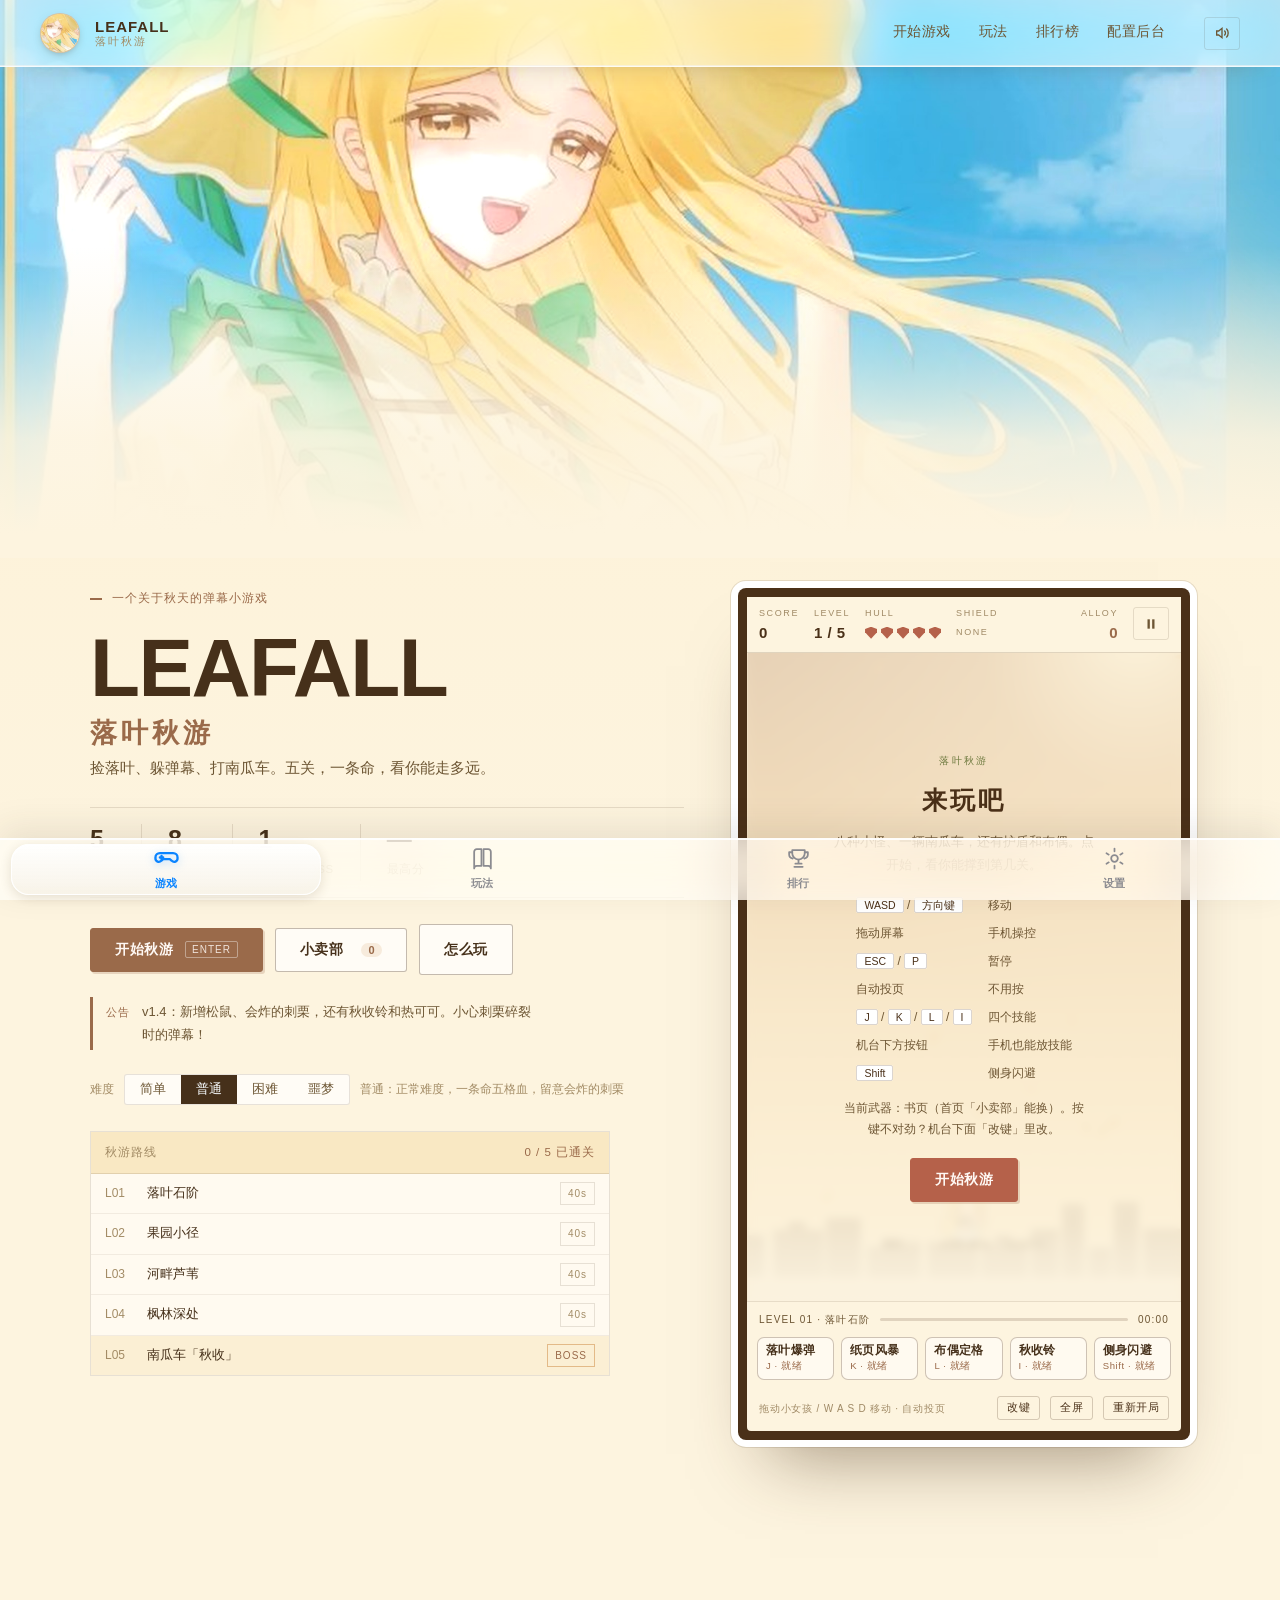
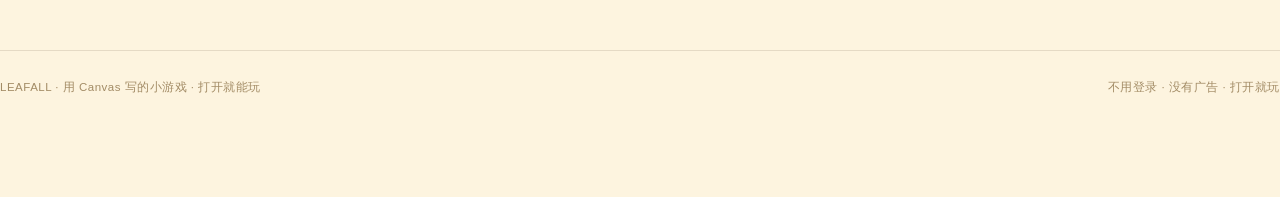
<file: index.html>
<!DOCTYPE html>
<html lang="zh-CN">
<head>
<meta charset="utf-8" />
<meta name="viewport" content="width=device-width, initial-scale=1, viewport-fit=cover" />
<title>LEAFALL 落叶秋游 · 一个秋日弹幕小游戏</title>
<meta name="description" content="自己写的一个秋日弹幕小游戏：五关，八种小怪，最后一辆南瓜车。打开网页就能玩，成绩存在你自己浏览器里。" />
<meta name="theme-color" content="#fdf4df" />
<link rel="preconnect" href="https://miaoda.feishu.cn">
<link rel="stylesheet" href="https://miaoda.feishu.cn/fonts/css2?family=Archivo:wght@500;700;900&amp;display=swap">
<link rel="icon" type="image/png" href="assets/leafall-icon.png" />
<link rel="stylesheet" href="assets/site.css" />
</head>
<body class="has-tabbar page-game">
<div class="bg-layer"></div>
<header class="topbar">
  <a class="brand" href="index.html">
    <span class="brand-mark"><img src="assets/leafall-icon.png" alt="LEAFALL 标志" /></span>
    <span class="brand-text">
      <b id="brandName">LEAFALL</b>
      <i id="brandCn">落叶秋游</i>
    </span>
  </a>
  <nav class="nav">
    <a href="index.html">开始游戏</a>
    <a href="howto.html">玩法</a>
    <a href="board.html">排行榜</a>
    <a href="admin.html">配置后台</a>
  </nav>
  <div class="top-actions">
    <button class="icon-btn" id="soundBtn" aria-label="音效开关" title="音效开关">
      <svg width="16" height="16" viewBox="0 0 24 24" fill="none" stroke="currentColor" stroke-width="2" stroke-linecap="round">
        <path d="M4 9v6h3l5 4V5l-5 4H4z" />
        <path id="soundWave" d="M16 9c1.5 1.5 1.5 4.5 0 6M19 6c3 3 3 9 0 12" />
      </svg>
    </button>
  </div>
</header>

  
<div class="hero-photo">
    <img src="assets/hero-wallpaper.jpg" alt="秋日花园里戴草帽的少女" />
  </div>
<main>
<section class="hero" id="play">
    <div class="hero-copy">
      <div class="kicker"><span class="dot"></span><span id="kickerText">一个关于秋天的弹幕小游戏</span></div>
      <h1 id="heroTitle">LEAFALL<span class="h1-cn" id="heroTitleCn">落叶秋游</span></h1>
      <p class="tagline" id="tagline">躲弹幕，打小怪，捡秋果。就这些。</p>

      <div class="meta-row">
        <div><b>5</b><span>关卡</span></div>
        <div><b>8</b><span>种小怪</span></div>
        <div><b>1</b><span>南瓜车 BOSS</span></div>
        <div><b id="metaBest">—</b><span>最高分</span></div>
      </div>

      <div class="hero-actions">
        <button class="btn primary" id="startBtn">开始秋游 <span class="key">ENTER</span></button>
        <button class="btn ghost" id="shopBtn">小卖部 <span class="coin-pill" id="coinPill">0</span></button>
        <a class="btn ghost" href="howto.html">怎么玩</a>
      </div>

      <div class="announce" id="announce"><em>公告</em><span>v1.4：新增松鼠、会炸的刺栗，还有秋收铃和热可可。小心刺栗碎裂时的弹幕！</span></div>

      <div class="diff-row">
        <span>难度</span>
        <div class="seg" id="diffSeg">
          <button data-diff="easy">简单</button>
          <button data-diff="normal" aria-pressed="true">普通</button>
          <button data-diff="hard">困难</button>
          <button data-diff="nightmare">噩梦</button>
        </div>
        <span id="diffHint">普通：正常难度，一条命五格血</span>
      </div>

      <div class="mission-log">
        <div class="mission-head">
          <span>秋游路线</span>
          <span id="missionProgress">0 / 5 已通关</span>
        </div>
        <ol id="missionList"></ol>
      </div>
    </div>

    <div class="cabinet">
      <div class="hud">
        <div class="hud-block"><span>SCORE</span><b id="hudScore">0</b></div>
        <div class="hud-block"><span>LEVEL</span><b id="hudLevel">1 / 5</b></div>
        <div class="hud-block"><span>HULL</span><div class="hearts" id="hudHp"></div></div>
        <div class="hud-block"><span>SHIELD</span><div class="shield-pips" id="hudShield"></div></div>
        <div class="hud-grow"></div>
        <div class="hud-block right"><span>ALLOY</span><b class="accent" id="hudAlloy">0</b></div>
        <button class="icon-btn" id="pauseBtn" aria-label="暂停" title="暂停">
          <svg width="14" height="14" viewBox="0 0 24 24" fill="currentColor"><rect x="6" y="4" width="4" height="16"/><rect x="14" y="4" width="4" height="16"/></svg>
        </button>
      </div>

      <div class="screen">
        <canvas id="game" width="480" height="720"></canvas>
        <div class="scan"></div>
        <div class="vignette"></div>
        <div class="debuff-bar" id="debuffBar"></div>
        <div class="overlay show" id="overlay"></div>
      </div>

      <div class="stagebar">
        <span class="label" id="stageLabel">LEVEL 01 · 落叶石阶</span>
        <div class="track" id="stageTrack"><i id="stageFill"></i></div>
        <span class="label" id="stageTime">00:00</span>
      </div>
      <div class="stagebar" id="bossRow" style="display:none">
        <span class="label">BOSS 南瓜车</span>
        <div class="track boss" id="bossTrack"><i id="bossFill"></i></div>
        <span class="label" id="bossPct">100%</span>
      </div>

      <div class="skillbar" id="skillBar">
        <button class="skill" data-skill="bomb" data-key="J" title="丢一片枫叶出去，落地炸开一圈（J）">
          <span class="sname">落叶爆弹</span><span class="scd">J · 就绪</span>
        </button>
        <button class="skill" data-skill="storm" data-key="K" title="纸页风暴：清掉满屏子弹，顺便全场打一遍（K）">
          <span class="sname">纸页风暴</span><span class="scd">K · 就绪</span>
        </button>
        <button class="skill" data-skill="slow" data-key="L" title="布偶定格：让怪和子弹都慢下来几秒（L）">
          <span class="sname">布偶定格</span><span class="scd">L · 就绪</span>
        </button>
        <button class="skill" data-skill="bell" data-key="I" title="秋收铃：把满屏秋果吸过来、拾取范围变大，还回一格血（I）">
          <span class="sname">秋收铃</span><span class="scd">I · 就绪</span>
        </button>
        <button class="skill" data-skill="dash" data-key="Shift" title="侧身闪避：朝你走的方向冲一下，冲的那瞬间打不着你（Shift）">
          <span class="sname">侧身闪避</span><span class="scd">Shift · 就绪</span>
        </button>
      </div>

      <div class="cabinet-foot">
        <span id="footHint">拖动小人 / WASD 移动 · 自动开火</span>
        <span class="spacer"></span>
        <button id="keysBtn" title="改移动和技能的按键">改键</button>
        <button id="fullBtn" title="全屏游戏">全屏</button>
        <button id="restartBtn">重新开局</button>
      </div>
    </div>
  </section>

  
<div class="keys-modal" id="keysModal">
    <div class="keys-card">
      <div class="keys-head">
        <h3>按键设置</h3>
        <button id="keysClose">关闭</button>
      </div>
      <p class="keys-tip">点一行，然后按你想用的键。方向键一直能用，设置只存在你这台机器上。</p>
      <div class="keys-grid" id="keysGrid"></div>
      <div class="keys-foot">
        <span class="msg" id="keysMsg"></span>
        <button id="keysReset">恢复默认</button>
      </div>
    </div>
  </div>

  
<div class="keys-modal" id="shopModal">
    <div class="keys-card shop-card">
      <div class="keys-head">
        <h3>小卖部</h3>
        <button id="shopClose">关闭</button>
      </div>
      <p class="keys-tip">金币打完一局按分数和击落数结算，攒够了来换武器。买一次永久能用，开局前随时换。</p>
      <div class="shop-balance">当前金币 <b id="shopCoins">0</b></div>
      <div class="shop-grid" id="shopGrid"></div>
      <div class="keys-foot"><span class="msg" id="shopMsg"></span></div>
    </div>
  </div>

  
</main>
<footer>
    <span id="footerText">LEAFALL · 纯前端街机 · 无后端依赖</span>
    <span>不用登录 · 没有广告 · 打开就玩</span>
  </footer>

  <!-- ===== 视图：配置后台 ===== -->
  
<nav class="tabbar" aria-label="主导航"><a class="tab active" href="index.html" aria-current="page"><svg viewBox="0 0 24 24" fill="none" stroke="currentColor" stroke-width="1.8" stroke-linecap="round" stroke-linejoin="round"><path d="M6 8h12a4 4 0 0 1 4 4v1a3 3 0 0 1-5.2 2L15 13.5H9l-1.8 1.5A3 3 0 0 1 2 13v-1a4 4 0 0 1 4-4Z"/><path d="M7.5 10.5v3M6 12h3"/></svg><span>游戏</span></a><a class="tab" href="howto.html"><svg viewBox="0 0 24 24" fill="none" stroke="currentColor" stroke-width="1.8" stroke-linecap="round" stroke-linejoin="round"><path d="M4 5.5A2.5 2.5 0 0 1 6.5 3H11v16H6.5A2.5 2.5 0 0 0 4 21.5Z"/><path d="M20 5.5A2.5 2.5 0 0 0 17.5 3H13v16h4.5a2.5 2.5 0 0 1 2.5 2.5Z"/></svg><span>玩法</span></a><a class="tab" href="board.html"><svg viewBox="0 0 24 24" fill="none" stroke="currentColor" stroke-width="1.8" stroke-linecap="round" stroke-linejoin="round"><path d="M6 4h12v3a6 6 0 0 1-12 0Z"/><path d="M6 6H3v2a4 4 0 0 0 3.5 4M18 6h3v2a4 4 0 0 1-3.5 4"/><path d="M12 13v4M8 20h8M9 17h6"/></svg><span>排行</span></a><a class="tab" href="admin.html"><svg viewBox="0 0 24 24" fill="none" stroke="currentColor" stroke-width="1.8" stroke-linecap="round" stroke-linejoin="round"><circle cx="12" cy="12" r="3.2"/><path d="M12 2.5v2.6M12 18.9v2.6M4.3 7l2.2 1.3M17.5 15.7l2.2 1.3M4.3 17l2.2-1.3M17.5 8.3l2.2-1.3"/></svg><span>设置</span></a></nav>
<script src="assets/tabbar.js"></script>
<script src="assets/safe-dom.js"></script>
<script src="assets/core.js"></script>
<script src="assets/game.js"></script>
<script src="assets/ui.js"></script>

</body>
</html>
</file>
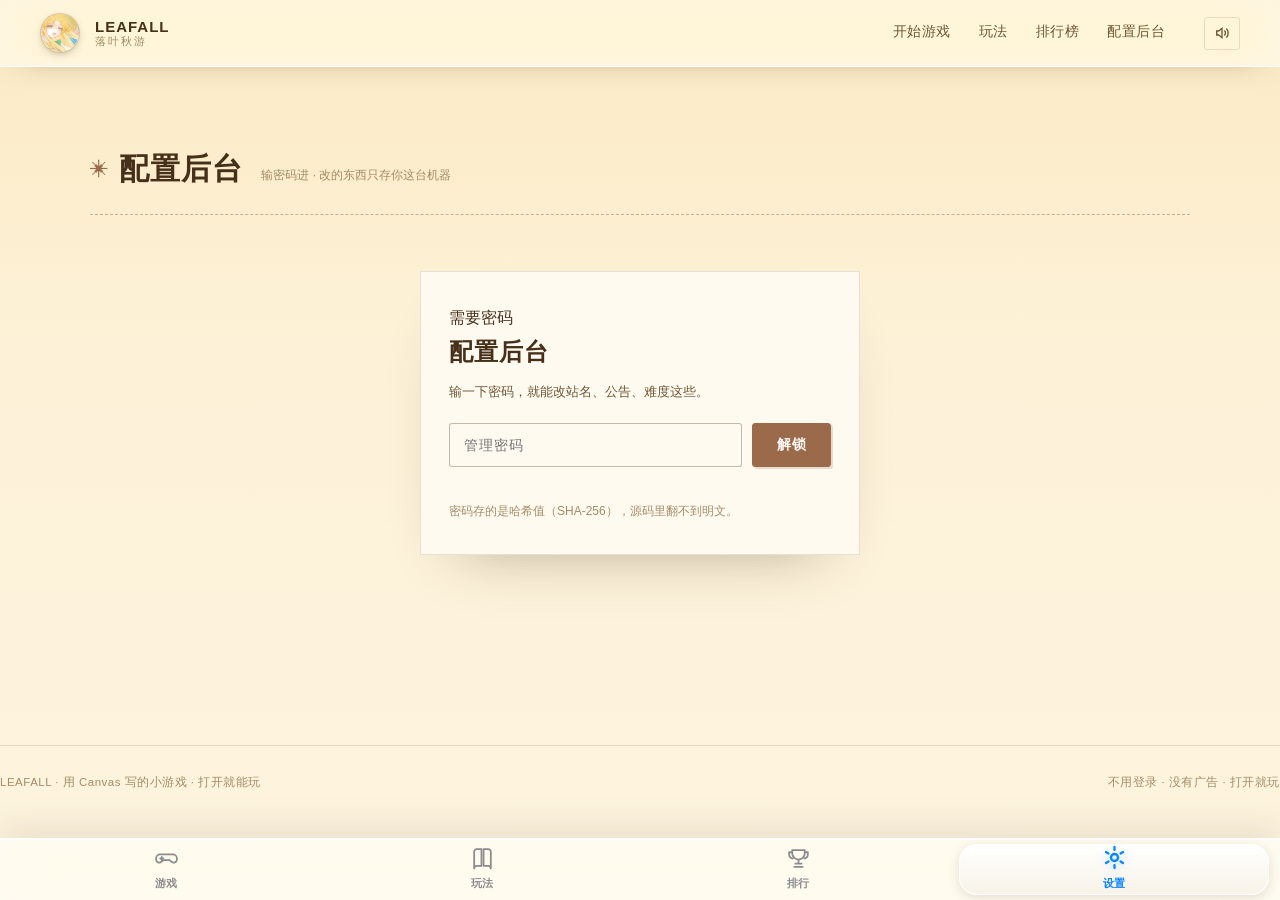
<file: admin.html>
<!DOCTYPE html>
<html lang="zh-CN">
<head>
<meta charset="utf-8" />
<meta name="viewport" content="width=device-width, initial-scale=1, viewport-fit=cover" />
<title>配置后台 · LEAFALL 落叶秋游</title>
<meta name="description" content="LEAFALL 落叶秋游配置后台。" />
<meta name="theme-color" content="#fdf4df" />
<link rel="preconnect" href="https://miaoda.feishu.cn">
<link rel="stylesheet" href="https://miaoda.feishu.cn/fonts/css2?family=Archivo:wght@500;700;900&amp;display=swap">
<link rel="icon" type="image/png" href="assets/leafall-icon.png" />
<link rel="stylesheet" href="assets/site.css" />
</head>
<body class="has-tabbar page-admin">
<div class="bg-layer"></div>
<header class="topbar">
  <a class="brand" href="index.html">
    <span class="brand-mark"><img src="assets/leafall-icon.png" alt="LEAFALL 标志" /></span>
    <span class="brand-text">
      <b id="brandName">LEAFALL</b>
      <i id="brandCn">落叶秋游</i>
    </span>
  </a>
  <nav class="nav">
    <a href="index.html">开始游戏</a>
    <a href="howto.html">玩法</a>
    <a href="board.html">排行榜</a>
    <a href="admin.html">配置后台</a>
  </nav>
  <div class="top-actions">
    <button class="icon-btn" id="soundBtn" aria-label="音效开关" title="音效开关">
      <svg width="16" height="16" viewBox="0 0 24 24" fill="none" stroke="currentColor" stroke-width="2" stroke-linecap="round">
        <path d="M4 9v6h3l5 4V5l-5 4H4z" />
        <path id="soundWave" d="M16 9c1.5 1.5 1.5 4.5 0 6M19 6c3 3 3 9 0 12" />
      </svg>
    </button>
  </div>
</header>

  
<main>
<section id="admin">
    <div class="section-head">
      <h2>配置后台</h2>
      <span>输密码进 · 改的东西只存你这台机器</span>
      <div class="line"></div>
    </div>

  <!-- 密码门 -->
  <section class="gate" id="gate">
    <div class="gate-card">
      <div class="ov-kicker">需要密码</div>
      <h2 class="gate-title">配置后台</h2>
      <p class="gate-sub" id="gateSub">输一下密码，就能改站名、公告、难度这些。</p>
      <form id="gateForm" autocomplete="off">
        <div class="gate-row">
          <input id="pwd" type="password" placeholder="管理密码" autocomplete="current-password" />
          <button class="btn primary" type="submit">解锁</button>
        </div>
        <p class="gate-err" id="gateErr"></p>
      </form>
      <p class="gate-note">密码存的是哈希值（SHA-256），源码里翻不到明文。</p>
    </div>
  </section>

  <!-- 配置面板 -->
  <section class="admin-shell" id="panel" style="display:none">
    <div class="section-head" style="padding-top:32px">
      <h2>配置表</h2>
      <span>改完立刻存到本机浏览器</span>
      <div class="line"></div>
    </div>

    <div class="admin-note">
      <b>静态站说明：</b>这个站没有后端，配置写在 localStorage，只对<em>当前这台设备 + 这个浏览器</em>生效。
      要让所有人都看到同一份配置，改完点「下载配置 JSON」，把内容覆盖进页面内的 config 配置块，再重新发布。
    </div>

    <form id="cfgForm">
      <div class="cfg-group">
        <h3>站点 <span>SITE</span></h3>
        <table class="cfg-table">
          <thead><tr><th>键</th><th>含义</th><th>值</th></tr></thead>
          <tbody id="siteRows"></tbody>
        </table>
      </div>

      <div class="cfg-group">
        <h3>配色 <span>THEME · 一键换肤</span></h3>
        <p class="keys-tip" style="margin:0 0 12px">点一下即换全站强调色，覆盖本机里那些刺眼的老配色。选中后保存配置可长期生效。</p>
        <div class="theme-swatches" id="themeSwatches"></div>
      </div>

      <div class="cfg-group">
        <h3>游戏 <span>GAME</span></h3>
        <table class="cfg-table">
          <thead><tr><th>键</th><th>含义</th><th>值</th></tr></thead>
          <tbody id="gameRows"></tbody>
        </table>
      </div>

      <div class="cfg-group">
        <h3>关卡 <span>LEVELS · 只读</span></h3>
        <table class="cfg-table">
          <thead><tr><th>关卡</th><th>名称</th><th>生成间隔</th><th>血量倍率</th><th>BOSS</th></tr></thead>
          <tbody id="levelRows"></tbody>
        </table>
      </div>

      <div class="cfg-group">
        <h3>部署 <span>DEPLOY</span></h3>
        <table class="cfg-table">
          <thead><tr><th>键</th><th>含义</th><th>值</th></tr></thead>
          <tbody id="deployRows"></tbody>
        </table>
      </div>

      <div class="admin-actions">
        <button class="btn primary" type="submit" id="saveBtn">保存配置</button>
        <button class="btn ghost" type="button" id="exportBtn">下载配置 JSON</button>
        <button class="btn ghost" type="button" id="resetCfg">恢复默认</button>
        <button class="btn ghost" type="button" id="adminClearBoard">清空排行榜</button>
        <span class="save-msg" id="saveMsg"></span>
      </div>
    </form>

    <div class="cfg-group">
      <h3>安全 <span>SECURITY</span></h3>
      <form id="pwdForm" class="pwd-form" autocomplete="off">
        <input id="newPwd" type="password" placeholder="新密码（≥ 8 位）" />
        <input id="newPwd2" type="password" placeholder="再输一次" />
        <button class="btn primary" type="submit">改密码</button>
        <span class="save-msg" id="pwdMsg"></span>
      </form>
      <p class="gate-note">改完密码后，本机立即生效；站点源码里的默认密码需要同步改配置再部署。</p>
    </div>
  </section>
  </section>

</main>
<footer>
    <span id="footerText">LEAFALL · 纯前端街机 · 无后端依赖</span>
    <span>不用登录 · 没有广告 · 打开就玩</span>
  </footer>

  <!-- ===== 视图：配置后台 ===== -->
  
<nav class="tabbar" aria-label="主导航"><a class="tab" href="index.html"><svg viewBox="0 0 24 24" fill="none" stroke="currentColor" stroke-width="1.8" stroke-linecap="round" stroke-linejoin="round"><path d="M6 8h12a4 4 0 0 1 4 4v1a3 3 0 0 1-5.2 2L15 13.5H9l-1.8 1.5A3 3 0 0 1 2 13v-1a4 4 0 0 1 4-4Z"/><path d="M7.5 10.5v3M6 12h3"/></svg><span>游戏</span></a><a class="tab" href="howto.html"><svg viewBox="0 0 24 24" fill="none" stroke="currentColor" stroke-width="1.8" stroke-linecap="round" stroke-linejoin="round"><path d="M4 5.5A2.5 2.5 0 0 1 6.5 3H11v16H6.5A2.5 2.5 0 0 0 4 21.5Z"/><path d="M20 5.5A2.5 2.5 0 0 0 17.5 3H13v16h4.5a2.5 2.5 0 0 1 2.5 2.5Z"/></svg><span>玩法</span></a><a class="tab" href="board.html"><svg viewBox="0 0 24 24" fill="none" stroke="currentColor" stroke-width="1.8" stroke-linecap="round" stroke-linejoin="round"><path d="M6 4h12v3a6 6 0 0 1-12 0Z"/><path d="M6 6H3v2a4 4 0 0 0 3.5 4M18 6h3v2a4 4 0 0 1-3.5 4"/><path d="M12 13v4M8 20h8M9 17h6"/></svg><span>排行</span></a><a class="tab active" href="admin.html" aria-current="page"><svg viewBox="0 0 24 24" fill="none" stroke="currentColor" stroke-width="1.8" stroke-linecap="round" stroke-linejoin="round"><circle cx="12" cy="12" r="3.2"/><path d="M12 2.5v2.6M12 18.9v2.6M4.3 7l2.2 1.3M17.5 15.7l2.2 1.3M4.3 17l2.2-1.3M17.5 8.3l2.2-1.3"/></svg><span>设置</span></a></nav>
<script src="assets/tabbar.js"></script>
<script src="assets/safe-dom.js"></script>
<script src="assets/core.js"></script>
<script src="assets/admin.js"></script>
<script src="assets/ui.js"></script>

</body>
</html>
</file>
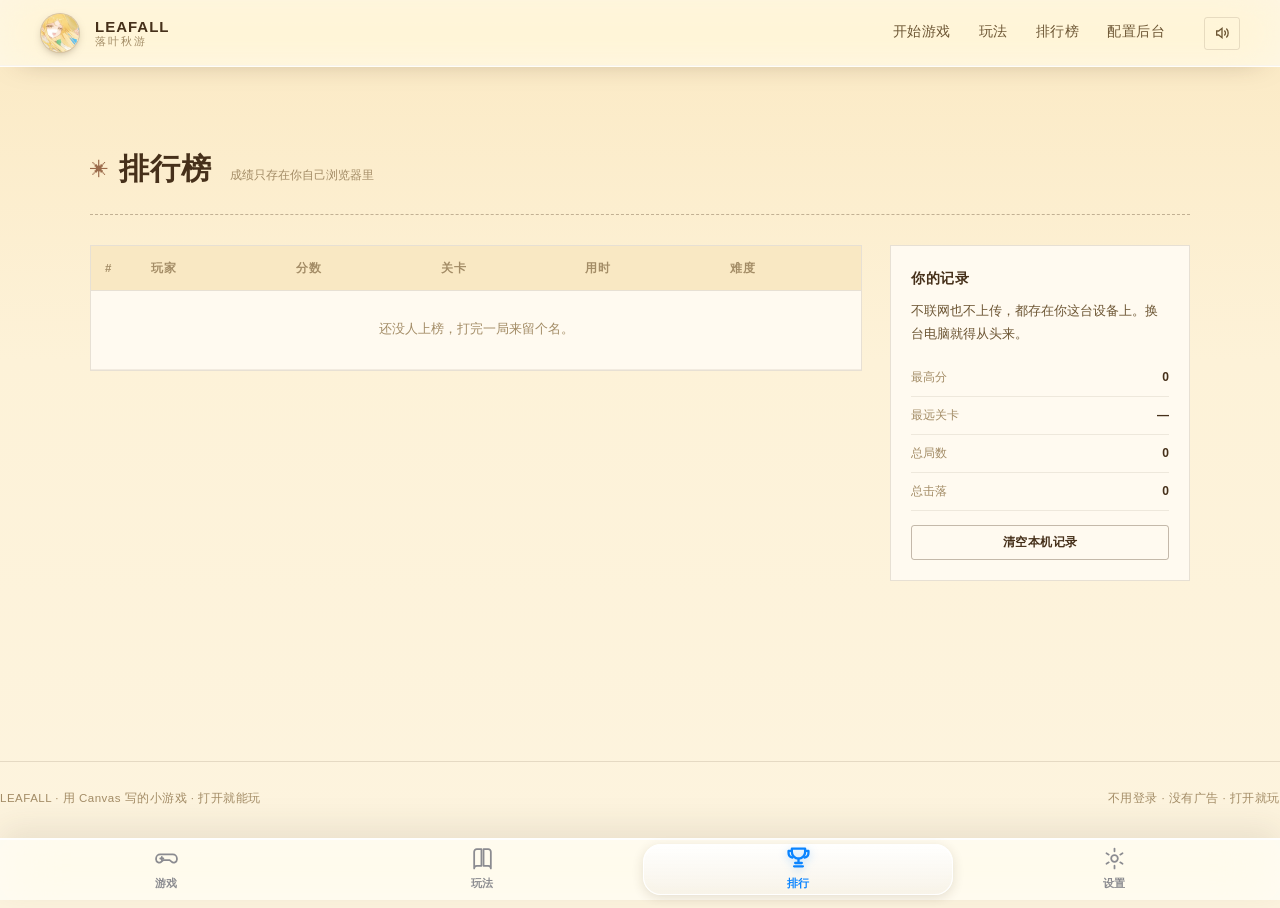
<file: board.html>
<!DOCTYPE html>
<html lang="zh-CN">
<head>
<meta charset="utf-8" />
<meta name="viewport" content="width=device-width, initial-scale=1, viewport-fit=cover" />
<title>排行榜 · LEAFALL 落叶秋游</title>
<meta name="description" content="LEAFALL 落叶秋游本机排行榜与统计，成绩只存在你自己的浏览器里。" />
<meta name="theme-color" content="#fdf4df" />
<link rel="preconnect" href="https://miaoda.feishu.cn">
<link rel="stylesheet" href="https://miaoda.feishu.cn/fonts/css2?family=Archivo:wght@500;700;900&amp;display=swap">
<link rel="icon" type="image/png" href="assets/leafall-icon.png" />
<link rel="stylesheet" href="assets/site.css" />
</head>
<body class="has-tabbar page-board">
<div class="bg-layer"></div>
<header class="topbar">
  <a class="brand" href="index.html">
    <span class="brand-mark"><img src="assets/leafall-icon.png" alt="LEAFALL 标志" /></span>
    <span class="brand-text">
      <b id="brandName">LEAFALL</b>
      <i id="brandCn">落叶秋游</i>
    </span>
  </a>
  <nav class="nav">
    <a href="index.html">开始游戏</a>
    <a href="howto.html">玩法</a>
    <a href="board.html">排行榜</a>
    <a href="admin.html">配置后台</a>
  </nav>
  <div class="top-actions">
    <button class="icon-btn" id="soundBtn" aria-label="音效开关" title="音效开关">
      <svg width="16" height="16" viewBox="0 0 24 24" fill="none" stroke="currentColor" stroke-width="2" stroke-linecap="round">
        <path d="M4 9v6h3l5 4V5l-5 4H4z" />
        <path id="soundWave" d="M16 9c1.5 1.5 1.5 4.5 0 6M19 6c3 3 3 9 0 12" />
      </svg>
    </button>
  </div>
</header>

  
<main>
<section id="board">
    <div class="section-head">
      <h2>排行榜</h2>
      <span>成绩只存在你自己浏览器里</span>
      <div class="line"></div>
    </div>
    <div class="board-wrap">
      <div class="board">
        <table>
          <thead>
            <tr>
              <th class="rank">#</th>
              <th>玩家</th>
              <th class="num">分数</th>
              <th class="num">关卡</th>
              <th class="num">用时</th>
              <th>难度</th>
            </tr>
          </thead>
          <tbody id="boardBody">
            <tr class="empty-row"><td colspan="6">还没人上榜，打完一局来留个名。</td></tr>
          </tbody>
        </table>
      </div>
      <div class="board-aside">
        <h3>你的记录</h3>
        <p>不联网也不上传，都存在你这台设备上。换台电脑就得从头来。</p>
        <div class="stat-line"><span>最高分</span><b id="statBest">0</b></div>
        <div class="stat-line"><span>最远关卡</span><b id="statLevel">—</b></div>
        <div class="stat-line"><span>总局数</span><b id="statRuns">0</b></div>
        <div class="stat-line"><span>总击落</span><b id="statKills">0</b></div>
        <button class="btn small" id="clearBoard" style="margin-top:14px;width:100%;justify-content:center">清空本机记录</button>
      </div>
    </div>
  </section>

  
</main>
<footer>
    <span id="footerText">LEAFALL · 纯前端街机 · 无后端依赖</span>
    <span>不用登录 · 没有广告 · 打开就玩</span>
  </footer>

  <!-- ===== 视图：配置后台 ===== -->
  
<nav class="tabbar" aria-label="主导航"><a class="tab" href="index.html"><svg viewBox="0 0 24 24" fill="none" stroke="currentColor" stroke-width="1.8" stroke-linecap="round" stroke-linejoin="round"><path d="M6 8h12a4 4 0 0 1 4 4v1a3 3 0 0 1-5.2 2L15 13.5H9l-1.8 1.5A3 3 0 0 1 2 13v-1a4 4 0 0 1 4-4Z"/><path d="M7.5 10.5v3M6 12h3"/></svg><span>游戏</span></a><a class="tab" href="howto.html"><svg viewBox="0 0 24 24" fill="none" stroke="currentColor" stroke-width="1.8" stroke-linecap="round" stroke-linejoin="round"><path d="M4 5.5A2.5 2.5 0 0 1 6.5 3H11v16H6.5A2.5 2.5 0 0 0 4 21.5Z"/><path d="M20 5.5A2.5 2.5 0 0 0 17.5 3H13v16h4.5a2.5 2.5 0 0 1 2.5 2.5Z"/></svg><span>玩法</span></a><a class="tab active" href="board.html" aria-current="page"><svg viewBox="0 0 24 24" fill="none" stroke="currentColor" stroke-width="1.8" stroke-linecap="round" stroke-linejoin="round"><path d="M6 4h12v3a6 6 0 0 1-12 0Z"/><path d="M6 6H3v2a4 4 0 0 0 3.5 4M18 6h3v2a4 4 0 0 1-3.5 4"/><path d="M12 13v4M8 20h8M9 17h6"/></svg><span>排行</span></a><a class="tab" href="admin.html"><svg viewBox="0 0 24 24" fill="none" stroke="currentColor" stroke-width="1.8" stroke-linecap="round" stroke-linejoin="round"><circle cx="12" cy="12" r="3.2"/><path d="M12 2.5v2.6M12 18.9v2.6M4.3 7l2.2 1.3M17.5 15.7l2.2 1.3M4.3 17l2.2-1.3M17.5 8.3l2.2-1.3"/></svg><span>设置</span></a></nav>
<script src="assets/tabbar.js"></script>
<script src="assets/safe-dom.js"></script>
<script src="assets/core.js"></script>
<script src="assets/ui.js"></script>

</body>
</html>
</file>
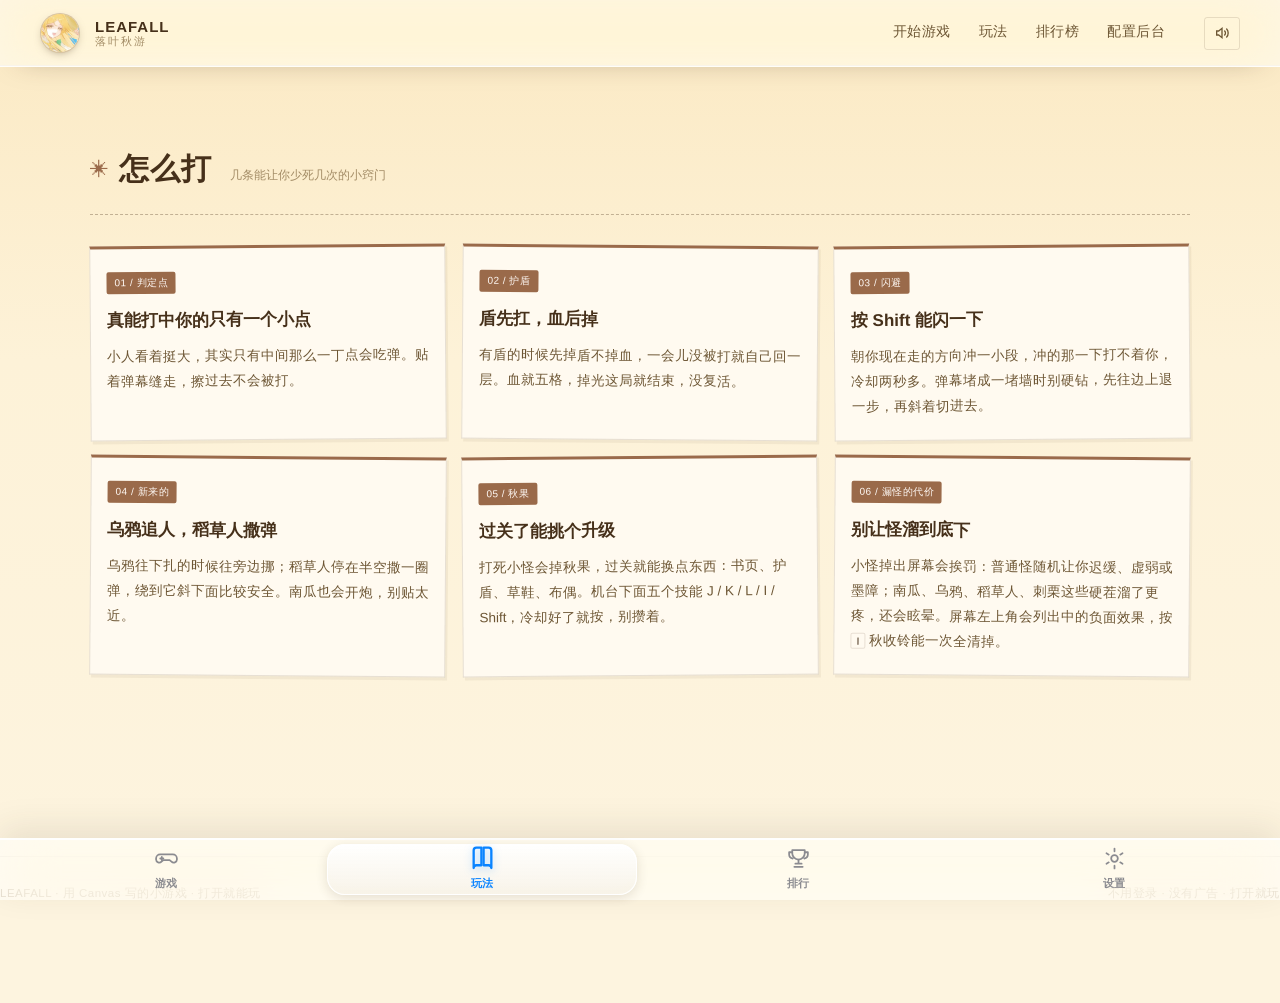
<file: howto.html>
<!DOCTYPE html>
<html lang="zh-CN">
<head>
<meta charset="utf-8" />
<meta name="viewport" content="width=device-width, initial-scale=1, viewport-fit=cover" />
<title>怎么打 · LEAFALL 落叶秋游</title>
<meta name="description" content="LEAFALL 落叶秋游的玩法与技巧：判定点、护盾、闪避、新怪物和秋果升级。" />
<meta name="theme-color" content="#fdf4df" />
<link rel="preconnect" href="https://miaoda.feishu.cn">
<link rel="stylesheet" href="https://miaoda.feishu.cn/fonts/css2?family=Archivo:wght@500;700;900&amp;display=swap">
<link rel="icon" type="image/png" href="assets/leafall-icon.png" />
<link rel="stylesheet" href="assets/site.css" />
</head>
<body class="has-tabbar page-howto">
<div class="bg-layer"></div>
<header class="topbar">
  <a class="brand" href="index.html">
    <span class="brand-mark"><img src="assets/leafall-icon.png" alt="LEAFALL 标志" /></span>
    <span class="brand-text">
      <b id="brandName">LEAFALL</b>
      <i id="brandCn">落叶秋游</i>
    </span>
  </a>
  <nav class="nav">
    <a href="index.html">开始游戏</a>
    <a href="howto.html">玩法</a>
    <a href="board.html">排行榜</a>
    <a href="admin.html">配置后台</a>
  </nav>
  <div class="top-actions">
    <button class="icon-btn" id="soundBtn" aria-label="音效开关" title="音效开关">
      <svg width="16" height="16" viewBox="0 0 24 24" fill="none" stroke="currentColor" stroke-width="2" stroke-linecap="round">
        <path d="M4 9v6h3l5 4V5l-5 4H4z" />
        <path id="soundWave" d="M16 9c1.5 1.5 1.5 4.5 0 6M19 6c3 3 3 9 0 12" />
      </svg>
    </button>
  </div>
</header>

  
<main>
<section id="howto">
    <div class="section-head">
      <h2>怎么打</h2>
      <span>几条能让你少死几次的小窍门</span>
      <div class="line"></div>
    </div>
    <div class="cards">
      <div class="card">
        <span class="idx">01 / 判定点</span>
        <h3>真能打中你的只有一个小点</h3>
        <p>小人看着挺大，其实只有中间那么一丁点会吃弹。贴着弹幕缝走，擦过去不会被打。</p>
      </div>
      <div class="card">
        <span class="idx">02 / 护盾</span>
        <h3>盾先扛，血后掉</h3>
        <p>有盾的时候先掉盾不掉血，一会儿没被打就自己回一层。血就五格，掉光这局就结束，没复活。</p>
      </div>
      <div class="card">
        <span class="idx">03 / 闪避</span>
        <h3>按 Shift 能闪一下</h3>
        <p>朝你现在走的方向冲一小段，冲的那一下打不着你，冷却两秒多。弹幕堵成一堵墙时别硬钻，先往边上退一步，再斜着切进去。</p>
      </div>
      <div class="card">
        <span class="idx">04 / 新来的</span>
        <h3>乌鸦追人，稻草人撒弹</h3>
        <p>乌鸦往下扎的时候往旁边挪；稻草人停在半空撒一圈弹，绕到它斜下面比较安全。南瓜也会开炮，别贴太近。</p>
      </div>
      <div class="card">
        <span class="idx">05 / 秋果</span>
        <h3>过关了能挑个升级</h3>
        <p>打死小怪会掉秋果，过关就能换点东西：书页、护盾、草鞋、布偶。机台下面五个技能 J / K / L / I / Shift，冷却好了就按，别攒着。</p>
      </div>
      <div class="card">
        <span class="idx">06 / 漏怪的代价</span>
        <h3>别让怪溜到底下</h3>
        <p>小怪掉出屏幕会挨罚：普通怪随机让你迟缓、虚弱或墨障；南瓜、乌鸦、稻草人、刺栗这些硬茬溜了更疼，还会眩晕。屏幕左上角会列出中的负面效果，按 <kbd>I</kbd> 秋收铃能一次全清掉。</p>
      </div>
    </div>
  </section>

  
</main>
<footer>
    <span id="footerText">LEAFALL · 纯前端街机 · 无后端依赖</span>
    <span>不用登录 · 没有广告 · 打开就玩</span>
  </footer>

  <!-- ===== 视图：配置后台 ===== -->
  
<nav class="tabbar" aria-label="主导航"><a class="tab" href="index.html"><svg viewBox="0 0 24 24" fill="none" stroke="currentColor" stroke-width="1.8" stroke-linecap="round" stroke-linejoin="round"><path d="M6 8h12a4 4 0 0 1 4 4v1a3 3 0 0 1-5.2 2L15 13.5H9l-1.8 1.5A3 3 0 0 1 2 13v-1a4 4 0 0 1 4-4Z"/><path d="M7.5 10.5v3M6 12h3"/></svg><span>游戏</span></a><a class="tab active" href="howto.html" aria-current="page"><svg viewBox="0 0 24 24" fill="none" stroke="currentColor" stroke-width="1.8" stroke-linecap="round" stroke-linejoin="round"><path d="M4 5.5A2.5 2.5 0 0 1 6.5 3H11v16H6.5A2.5 2.5 0 0 0 4 21.5Z"/><path d="M20 5.5A2.5 2.5 0 0 0 17.5 3H13v16h4.5a2.5 2.5 0 0 1 2.5 2.5Z"/></svg><span>玩法</span></a><a class="tab" href="board.html"><svg viewBox="0 0 24 24" fill="none" stroke="currentColor" stroke-width="1.8" stroke-linecap="round" stroke-linejoin="round"><path d="M6 4h12v3a6 6 0 0 1-12 0Z"/><path d="M6 6H3v2a4 4 0 0 0 3.5 4M18 6h3v2a4 4 0 0 1-3.5 4"/><path d="M12 13v4M8 20h8M9 17h6"/></svg><span>排行</span></a><a class="tab" href="admin.html"><svg viewBox="0 0 24 24" fill="none" stroke="currentColor" stroke-width="1.8" stroke-linecap="round" stroke-linejoin="round"><circle cx="12" cy="12" r="3.2"/><path d="M12 2.5v2.6M12 18.9v2.6M4.3 7l2.2 1.3M17.5 15.7l2.2 1.3M4.3 17l2.2-1.3M17.5 8.3l2.2-1.3"/></svg><span>设置</span></a></nav>
<script src="assets/tabbar.js"></script>
<script src="assets/safe-dom.js"></script>
<script src="assets/core.js"></script>
<script src="assets/ui.js"></script>

</body>
</html>
</file>
<file: assets/site.css>
/* ============================================================
   LEAFALL · 视觉层 v2
   主题：夏日天台 / 天空与朱红。纸白底、藏青字、朱红点睛，
   机台作深色屏幕嵌在画面下缘。
   ============================================================ */

:root {
  --bar-h: 66px;
  --paper: #fdf4df;
  --paper-2: #fffaf0;
  --paper-tint: #f9e8c3;
  --ink: #46301a;
  --ink-dim: #6d5634;
  --ink-mute: #a38c66;
  --line: rgba(74, 48, 24, 0.13);
  --line-strong: rgba(74, 48, 24, 0.32);
  --accent: #9a6a4a;      /* 主强调：暖赭，低饱和不刺眼 */
  --accent-d: #7d5236;    /* 主强调加深，用于 hover */
  --accent2: #6d7a3f;     /* 辅强调：橄榄 */
  --danger: #b5614a;      /* 危险/爱心：柔砖红 */
  --amber: #c09246;       /* 金：秋果/金币 */
  --sky: #d9b877;
  --mono: "Archivo", "Helvetica Neue", Arial, sans-serif;
  --sans: -apple-system, BlinkMacSystemFont, "Segoe UI", "PingFang SC",
    "Hiragino Sans GB", "Microsoft YaHei", "Noto Sans SC", sans-serif;
  --radius: 4px;
}

* { box-sizing: border-box; }
html { scroll-behavior: smooth; -webkit-text-size-adjust: 100%; }

body {
  margin: 0;
  background: var(--paper);
  color: var(--ink);
  font-family: var(--sans);
  font-size: 15.5px;
  line-height: 1.75;
  -webkit-font-smoothing: antialiased;
  overflow-x: hidden;
}

/* 背景：顶部天空淡淡的一层，其余是纸 */
.bg-layer {
  position: fixed;
  inset: 0;
  z-index: -1;
  pointer-events: none;
  background: linear-gradient(180deg, #fbe9c3 0%, #fdf2d8 40%, #fdf4df 100%);
}
.bg-layer::after {
  content: "";
  position: absolute;
  inset: 0;
  opacity: 0.5;
  background-image: radial-gradient(rgba(120, 82, 36, 0.06) 0.5px, transparent 0.5px);
  background-size: 4px 4px;
}

/* ---------------- 顶栏 ---------------- */
.topbar {
  position: sticky;
  top: 0;
  z-index: 50;
  display: flex;
  align-items: center;
  gap: 26px;
  padding: 13px 40px;
  background: rgba(255, 255, 255, 0.55);
  -webkit-backdrop-filter: blur(26px) saturate(190%);
  backdrop-filter: blur(26px) saturate(190%);
  border-bottom: 1px solid rgba(255, 255, 255, 0.8);
  box-shadow: 0 10px 30px -22px rgba(70, 48, 26, 0.5),
              inset 0 -1px 0 rgba(255, 255, 255, 0.55),
              inset 0 -1px 0 rgba(95, 64, 42, 0.08);
  transition: background 0.28s ease;
}
.topbar.is-scrolled {
  background: rgba(255, 255, 255, 0.72);
}
@supports not ((backdrop-filter: blur(2px)) or (-webkit-backdrop-filter: blur(2px))) {
  .topbar { background: rgba(251, 248, 242, 0.94); }
}

.brand {
  display: flex;
  align-items: center;
  gap: 11px;
  text-decoration: none;
  color: var(--ink);
}
.brand-mark {
  width: 40px; height: 40px;
  border-radius: 50%;
  overflow: hidden;
  background: var(--paper-tint);
  border: 1px solid rgba(95, 64, 42, 0.22);
  box-shadow: 0 3px 10px -4px rgba(70, 48, 26, 0.5);
  flex: 0 0 auto;
}
.brand-mark img { width: 100%; height: 100%; object-fit: cover; display: block; }
.brand-text { display: flex; flex-direction: column; line-height: 1.15; padding-left: 4px; }
.brand-text b {
  font-family: var(--mono);
  font-weight: 800;
  font-size: 15px;
  letter-spacing: 3px;
}
.brand-text i { font-style: normal; font-size: 11px; color: var(--ink-mute); letter-spacing: 4px; }

.nav { display: flex; gap: 2px; margin-left: auto; }
.nav a {
  color: var(--ink-dim);
  text-decoration: none;
  font-size: 13.5px;
  letter-spacing: 0.5px;
  padding: 7px 13px;
  border-bottom: 2px solid transparent;
  transition: color 0.16s, border-color 0.16s;
}
.nav a:hover { color: var(--ink); border-bottom-color: var(--accent); }

.top-actions { display: flex; gap: 8px; }
.icon-btn {
  width: 36px; height: 33px;
  display: grid; place-items: center;
  background: transparent;
  border: 1px solid var(--line);
  border-radius: 3px;
  color: var(--ink-dim);
  cursor: pointer;
  transition: color 0.16s, border-color 0.16s;
}
.icon-btn:hover { color: var(--accent); border-color: var(--accent); }
.icon-btn.off { color: var(--ink-mute); opacity: 0.6; }

/* ---------------- 画面 ---------------- */
.hero-photo {
  position: relative;
  margin-top: calc(-1 * var(--bar-h, 66px));
  height: clamp(340px, 62vh, 690px);
  overflow: hidden;
  margin-bottom: -120px;
}
.hero-photo img {
  width: 100%;
  height: 100%;
  object-fit: cover;
  object-position: 50% 26%;
  display: block;
  filter: saturate(1.06) contrast(1.02) brightness(1.01);
}
.hero-photo::before {
  content: "";
  position: absolute;
  inset: 0;
  background:
    linear-gradient(180deg, rgba(255, 214, 138, 0.26) 0%, rgba(214, 138, 66, 0.14) 48%, rgba(120, 84, 44, 0.14) 100%);
  mix-blend-mode: multiply;
  pointer-events: none;
}
.hero-photo::after {
  content: "";
  position: absolute;
  left: 0; right: 0; bottom: 0;
  height: 40%;
  background: linear-gradient(180deg, rgba(253, 244, 223, 0) 0%, rgba(253, 244, 223, 0.5) 58%, var(--paper) 100%);
  pointer-events: none;
}
.hero-photo::after {
  content: "";
  position: absolute;
  inset: auto 0 0 0;
  height: 56%;
  background: linear-gradient(
    180deg,
    rgba(253, 244, 223, 0) 0%,
    rgba(253, 244, 223, 0.46) 30%,
    rgba(253, 244, 223, 0.88) 62%,
    #fdf4df 92%,
    #fdf4df 100%
  );
  pointer-events: none;
}

main { max-width: 1180px; margin: 0 auto; padding: 0 40px 100px; position: relative; z-index: 2; }

.hero {
  display: grid;
  grid-template-columns: minmax(0, 1fr) 452px;
  gap: 54px;
  align-items: start;
  padding: 150px 0 30px;
}

/* ---------------- 文案区 ---------------- */
.kicker {
  display: flex;
  align-items: center;
  gap: 10px;
  font-size: 12px;
  letter-spacing: 2px;
  color: var(--accent);
  margin-bottom: 22px;
}
.kicker .dot {
  width: 16px; height: 2px;
  background: var(--accent);
}

h1 {
  margin: 0 0 10px;
  font-family: var(--mono);
  font-weight: 900;
  font-size: clamp(50px, 6.4vw, 88px);
  line-height: 0.9;
  letter-spacing: -0.02em;
  color: var(--ink);
}
h1 .h1-cn {
  display: block;
  font-family: var(--sans);
  font-size: clamp(20px, 2.2vw, 27px);
  letter-spacing: 9px;
  font-weight: 600;
  color: var(--accent);
  margin-top: 16px;
}

.tagline {
  color: var(--ink-dim);
  font-size: 15px;
  max-width: 30em;
  margin: 0 0 26px;
}

.meta-row {
  display: flex;
  flex-wrap: wrap;
  gap: 0;
  border-top: 1px solid var(--line);
  border-bottom: 1px solid var(--line);
  padding: 16px 0;
  margin-bottom: 26px;
}
.meta-row div {
  padding: 0 26px;
  border-right: 1px solid var(--line);
}
.meta-row div:first-child { padding-left: 0; }
.meta-row div:last-child { border-right: 0; }
.meta-row b {
  display: block;
  font-family: var(--mono);
  font-weight: 700;
  font-size: 25px;
  color: var(--ink);
  line-height: 1.2;
}
.meta-row span { font-size: 11.5px; color: var(--ink-mute); letter-spacing: 1px; }

.hero-actions { display: flex; gap: 12px; align-items: center; margin-bottom: 22px; }

.btn {
  display: inline-flex;
  align-items: center;
  gap: 12px;
  font-family: var(--sans);
  font-size: 14px;
  font-weight: 600;
  letter-spacing: 1px;
  padding: 12px 24px;
  border-radius: 3px;
  border: 1px solid var(--line-strong);
  background: transparent;
  color: var(--ink);
  text-decoration: none;
  cursor: pointer;
  transition: background 0.16s, color 0.16s, border-color 0.16s;
}
.btn:hover { border-color: var(--accent); color: var(--accent); }
.btn:active { transform: translateY(1px); }
.btn.primary {
  background: var(--accent);
  border-color: var(--accent);
  color: #fff9f5;
}
.btn.primary:hover { background: var(--accent-d); border-color: var(--accent-d); color: #fff9f5; }
.btn .key {
  font-family: var(--mono);
  font-size: 10px;
  font-weight: 500;
  letter-spacing: 1px;
  padding: 2px 6px;
  border: 1px solid rgba(255, 255, 255, 0.45);
  border-radius: 2px;
  opacity: 0.85;
}
.btn.ghost { background: rgba(255, 255, 255, 0.7); }
.btn.small { padding: 8px 14px; font-size: 12px; }

.announce {
  display: flex;
  gap: 12px;
  align-items: baseline;
  font-size: 13px;
  color: var(--ink-dim);
  border-left: 3px solid var(--accent);
  padding: 4px 0 4px 13px;
  margin-bottom: 24px;
  max-width: 34em;
}
.announce em {
  font-style: normal;
  color: var(--accent);
  font-size: 11px;
  letter-spacing: 2px;
  white-space: nowrap;
}

.diff-row {
  display: flex;
  align-items: center;
  gap: 10px;
  font-size: 12px;
  color: var(--ink-mute);
  margin-bottom: 26px;
}
.diff-row .seg {
  display: flex;
  border: 1px solid var(--line);
  border-radius: 3px;
  overflow: hidden;
  background: rgba(255, 255, 255, 0.7);
}
.diff-row button {
  background: transparent;
  border: 0;
  color: var(--ink-dim);
  font-family: var(--sans);
  font-size: 12.5px;
  padding: 6px 15px;
  cursor: pointer;
  transition: background 0.16s, color 0.16s;
}
.diff-row button:hover { color: var(--ink); background: var(--paper-tint); }
.diff-row button[aria-pressed="true"] {
  background: var(--ink);
  color: #f7fbfd;
}

/* ---------------- 机台 ---------------- */
.cabinet {
  position: relative;
  border-radius: 8px;
  background: #0d1c27;
  padding: 9px;
  box-shadow:
    0 0 0 7px #ffffff,
    0 0 0 8px var(--line),
    0 46px 70px -32px rgba(74, 48, 24, 0.55);
}
.hud {
  display: flex;
  align-items: center;
  gap: 15px;
  padding: 8px 11px 10px;
  border-bottom: 1px solid rgba(255, 255, 255, 0.11);
}
.hud-block { display: flex; flex-direction: column; gap: 2px; }
.hud-block span {
  font-size: 9px;
  letter-spacing: 1.6px;
  color: #7c93a4;
  font-family: var(--mono);
  font-weight: 500;
}
.hud-block b {
  font-family: var(--mono);
  font-weight: 700;
  font-size: 15px;
  letter-spacing: 0.5px;
  color: #eef6fa;
  line-height: 1.15;
}
.hud-block b.accent { color: #e9b95c; }
.hud-block b.cyan { color: #b96a24; }
.hud-grow { flex: 1; }
.hud-block.right { align-items: flex-end; }

.hearts { display: flex; gap: 4px; align-items: center; height: 18px; }
.heart {
  width: 12px; height: 12px;
  background: #ef6a5a;
  clip-path: polygon(50% 100%, 0 45%, 0 18%, 50% 0, 100% 18%, 100% 45%);
  transition: background 0.2s;
}
.heart.empty { background: rgba(255, 255, 255, 0.18); }

.shield-pips { display: flex; gap: 3px; align-items: center; height: 18px; }
.pip { width: 8px; height: 8px; border-radius: 50%; border: 1.5px solid rgba(134, 211, 242, 0.45); }
.pip.on { background: #d8a85e; border-color: #c48a3a; }

.screen {
  position: relative;
  border-radius: 4px;
  overflow: hidden;
  background: #050c11;
  margin-top: 8px;
  isolation: isolate;
}
#game {
  display: block;
  width: 100%;
  height: auto;
  aspect-ratio: 480 / 720;
  touch-action: none;
  cursor: crosshair;
}

/* 扫描线 + 暗角 */
.scan {
  position: absolute;
  inset: 0;
  pointer-events: none;
  background: repeating-linear-gradient(
    180deg,
    rgba(255, 255, 255, 0.028) 0px,
    rgba(255, 255, 255, 0.028) 1px,
    transparent 1px, transparent 3px
  );
  mix-blend-mode: overlay;
}
.vignette {
  position: absolute;
  inset: 0;
  pointer-events: none;
  background: radial-gradient(circle at 50% 45%, transparent 52%, rgba(0, 0, 0, 0.42) 100%);
}

/* 进度 / Boss 条 */
.stagebar {
  display: flex;
  align-items: center;
  gap: 10px;
  padding: 10px 11px 3px;
}
.stagebar .label {
  font-family: var(--mono);
  font-weight: 500;
  font-size: 10px;
  letter-spacing: 1.2px;
  color: #8a6a45;
  white-space: nowrap;
}
.track {
  flex: 1; height: 3px;
  background: rgba(255, 255, 255, 0.12);
  border-radius: 99px;
  overflow: hidden;
  position: relative;
}
.track i { display: block; height: 100%; width: 0%; background: var(--accent); transition: width 0.25s linear; }
.track.boss { height: 5px; }
.track.boss i { background: var(--danger); }

.cabinet-foot {
  display: flex;
  align-items: center;
  gap: 10px;
  padding: 9px 11px 2px;
  font-family: var(--mono);
  font-weight: 500;
  font-size: 10px;
  letter-spacing: 0.8px;
  color: #8a6a45;
}
.cabinet-foot .spacer { flex: 1; }
.cabinet-foot button {
  background: transparent;
  border: 1px solid rgba(95, 64, 42, 0.3);
  color: #6d5634;
  border-radius: 3px;
  padding: 4px 9px;
  font-family: var(--sans);
  font-size: 10.5px;
  letter-spacing: 0.5px;
  cursor: pointer;
  transition: color 0.16s, border-color 0.16s;
}
.cabinet-foot button:hover { color: var(--ink); border-color: var(--accent); }

/* 技能条 */
.skillbar {
  display: grid;
  grid-template-columns: repeat(5, 1fr);
  gap: 7px;
  padding: 4px 11px 6px;
}
.skill {
  display: flex;
  flex-direction: column;
  align-items: flex-start;
  gap: 2px;
  min-height: 40px;
  padding: 5px 8px 6px;
  background: var(--paper-2);
  border: 1px solid rgba(95, 64, 42, 0.3);
  border-radius: 7px;
  cursor: pointer;
  text-align: left;
  transition: border-color 0.15s, background 0.15s, transform 0.08s;
}
.skill .sname {
  font-family: var(--sans);
  font-size: 11.5px;
  font-weight: 700;
  color: var(--ink);
  letter-spacing: 0.3px;
  white-space: nowrap;
}
.skill .scd {
  font-family: var(--mono);
  font-size: 9.5px;
  letter-spacing: 0.6px;
  color: var(--accent);
  white-space: nowrap;
}
.skill:hover:not(:disabled) { border-color: var(--accent); }
.skill:active:not(:disabled) { transform: translateY(1px); }
.skill.cooling { background: var(--paper-tint); border-color: rgba(95, 64, 42, 0.22); }
.skill.cooling .sname { color: var(--ink-dim); }
.skill.cooling .scd { color: #a1591e; }
.skill:disabled { cursor: default; }

/* 按键设置 */
.keys-modal {
  position: fixed;
  inset: 0;
  z-index: 400;
  display: none;
  align-items: center;
  justify-content: center;
  padding: 18px;
  background: rgba(70, 48, 26, 0.42);
  backdrop-filter: blur(3px);
}
.keys-modal.show { display: flex; }
.keys-card {
  width: 100%;
  max-width: 420px;
  max-height: 86vh;
  overflow: auto;
  background: var(--paper-2);
  border: 1px solid rgba(95, 64, 42, 0.28);
  border-radius: 12px;
  padding: 16px 18px 14px;
  box-shadow: 0 24px 60px -24px rgba(70, 48, 26, 0.6);
}
.keys-head { display: flex; align-items: baseline; justify-content: space-between; gap: 12px; }
.keys-head h3 { margin: 0; font-size: 17px; color: var(--ink); }
.keys-head button {
  background: transparent;
  border: 1px solid rgba(95, 64, 42, 0.3);
  color: var(--ink-dim);
  border-radius: 6px;
  padding: 5px 10px;
  font-size: 12px;
  cursor: pointer;
}
.keys-tip { margin: 8px 0 12px; font-size: 12.5px; line-height: 1.6; color: var(--ink-mute); }
.keys-grid { display: grid; grid-template-columns: 1fr 1fr; gap: 8px; }
.key-row {
  display: flex;
  align-items: center;
  justify-content: space-between;
  gap: 8px;
  min-height: 46px;
  padding: 6px 10px;
  background: var(--paper);
  border: 1px solid rgba(95, 64, 42, 0.22);
  border-radius: 8px;
  cursor: pointer;
  font-family: var(--sans);
  font-size: 12.5px;
  color: var(--ink);
  text-align: left;
}
.key-row:hover { border-color: var(--accent); }
.key-row.listening { border-color: var(--accent); background: var(--paper-tint); }
.key-row .kval {
  font-family: var(--mono);
  font-size: 11px;
  letter-spacing: 0.4px;
  color: var(--accent);
  border: 1px solid rgba(192, 112, 31, 0.4);
  border-radius: 5px;
  padding: 3px 7px;
  min-width: 34px;
  text-align: center;
  white-space: nowrap;
}
.key-row.listening .kval { color: #fffaf0; background: var(--accent); border-color: var(--accent); }
.keys-foot { display: flex; align-items: center; gap: 10px; margin-top: 12px; }
.keys-foot .msg { flex: 1; font-size: 11.5px; color: var(--accent); min-height: 16px; }
.keys-foot button {
  background: transparent;
  border: 1px solid rgba(95, 64, 42, 0.3);
  color: var(--ink-dim);
  border-radius: 6px;
  padding: 6px 11px;
  font-size: 12px;
  cursor: pointer;
}
.keys-foot button:hover { border-color: var(--accent); color: var(--accent); }

/* 小卖部 */
.coin-pill {
  display: inline-block;
  margin-left: 6px;
  padding: 1px 7px;
  border-radius: 999px;
  background: rgba(192, 112, 31, 0.12);
  color: var(--accent);
  font-size: 11px;
  font-family: var(--mono);
}
.shop-card { max-width: 560px; }
.shop-balance {
  display: flex;
  align-items: baseline;
  gap: 8px;
  margin-bottom: 10px;
  padding: 8px 12px;
  border-radius: 8px;
  background: var(--paper-tint);
  font-size: 12px;
  color: var(--ink-dim);
}
.shop-balance b { font-family: var(--mono); font-size: 20px; color: var(--accent); }
.shop-grid { display: grid; grid-template-columns: 1fr; gap: 9px; }
.shop-item {
  padding: 10px 12px;
  border: 1px solid rgba(95, 64, 42, 0.24);
  border-radius: 9px;
  background: var(--paper);
}
.shop-item.on { border-color: var(--accent); background: #fff6e4; }
.si-head { display: flex; align-items: baseline; justify-content: space-between; gap: 10px; }
.si-head b { font-size: 14px; color: var(--ink); }
.si-price { font-size: 12px; font-family: var(--mono); color: var(--accent); }
.si-desc { margin: 5px 0 8px; font-size: 12.5px; line-height: 1.6; color: var(--ink-mute); }
.si-btn {
  width: 100%;
  min-height: 38px;
  border: 1px solid rgba(95, 64, 42, 0.3);
  border-radius: 7px;
  background: var(--paper-2);
  color: var(--ink);
  font-size: 13px;
  cursor: pointer;
}
.si-btn:hover:not(:disabled) { border-color: var(--accent); color: var(--accent); }
.si-btn:disabled { opacity: 0.5; cursor: not-allowed; }
@media (min-width: 620px) { .shop-grid { grid-template-columns: 1fr 1fr; } }

/* ---------------- 覆盖层（游戏内 UI，保持深色） ---------------- */
.overlay {
  position: absolute;
  inset: 0;
  display: none;
  flex-direction: column;
  align-items: center;
  justify-content: center;
  padding: 24px;
  background: rgba(5, 12, 17, 0.9);
  backdrop-filter: blur(3px);
  z-index: 5;
  text-align: center;
  animation: fade 0.18s ease-out;
}
.overlay.show { display: flex; }
@keyframes fade { from { opacity: 0; } to { opacity: 1; } }

.overlay .ov-kicker {
  font-family: var(--mono);
  font-weight: 500;
  font-size: 10px;
  letter-spacing: 2.4px;
  color: #f0c27a;
  margin-bottom: 10px;
}
.overlay h2 {
  font-family: var(--sans);
  font-weight: 700;
  font-size: 28px;
  margin: 0 0 8px;
  letter-spacing: 2px;
  color: #f0f7fa;
}
.overlay h2.danger { color: #ef6a5a; }
.overlay h2.win { color: #e9b95c; }
.overlay p.sub { color: #a9bcc9; font-size: 13px; max-width: 20em; margin: 0 0 18px; }

.keys-hint {
  display: grid;
  grid-template-columns: auto auto;
  gap: 7px 16px;
  font-size: 12px;
  color: #a9bcc9;
  margin-bottom: 20px;
  text-align: left;
}
.keys-hint kbd {
  background: rgba(255, 255, 255, 0.07);
  border: 1px solid rgba(255, 255, 255, 0.16);
  border-radius: 2px;
  padding: 1px 7px;
  color: #eef6fa;
  font-family: var(--mono);
  font-size: 10.5px;
}

.result-grid {
  display: grid;
  grid-template-columns: repeat(4, minmax(0, 1fr));
  gap: 0;
  width: 100%;
  max-width: 360px;
  margin-bottom: 18px;
  border: 1px solid rgba(255, 255, 255, 0.14);
}
.result-cell { padding: 8px 6px; border-right: 1px solid rgba(255, 255, 255, 0.1); }
.result-cell:last-child { border-right: 0; }
.result-cell span {
  display: block;
  font-size: 9px;
  letter-spacing: 1.2px;
  color: #7c93a4;
  font-family: var(--mono);
  font-weight: 500;
}
.result-cell b { font-family: var(--mono); font-size: 15px; color: #eef6fa; font-weight: 700; }

.name-row { display: flex; gap: 8px; margin-bottom: 16px; width: 100%; max-width: 320px; }
.name-row input {
  flex: 1;
  min-width: 0;
  background: rgba(255, 255, 255, 0.06);
  border: 1px solid rgba(255, 255, 255, 0.18);
  border-radius: 3px;
  color: #eef6fa;
  padding: 9px 12px;
  font-size: 12.5px;
  font-family: var(--sans);
  outline: none;
}
.name-row input:focus { border-color: var(--accent); }
.name-row input::placeholder { color: #7c93a4; }

.ov-actions { display: flex; flex-wrap: wrap; gap: 10px; justify-content: center; }

/* 升级面板 */
.overlay.upgrade { justify-content: center; padding: 22px 18px; overflow-y: auto; }
.upg-head {
  display: flex;
  width: 100%;
  align-items: baseline;
  justify-content: space-between;
  margin-bottom: 4px;
}
.upg-head h2 { font-size: 19px; margin: 0; letter-spacing: 1px; }
.upg-head .alloy { font-family: var(--mono); font-weight: 700; font-size: 13px; color: #e9b95c; }
.upg-grid { display: grid; grid-template-columns: 1fr 1fr; gap: 8px; width: 100%; margin: 12px 0; }
.upg-card {
  text-align: left;
  border: 1px solid rgba(255, 255, 255, 0.14);
  border-radius: 4px;
  background: rgba(255, 255, 255, 0.035);
  padding: 10px 11px;
  cursor: pointer;
  transition: border-color 0.16s, background 0.16s;
  font-family: var(--sans);
  color: #eef6fa;
}
.upg-card:hover:not(:disabled) { border-color: #e0b064; background: rgba(224, 176, 100, 0.1); }
.upg-card:disabled { opacity: 0.4; cursor: not-allowed; }
.upg-card .upg-name { display: flex; justify-content: space-between; align-items: center; gap: 8px; font-size: 13px; font-weight: 600; }
.upg-card .upg-name .lv { font-family: var(--mono); font-weight: 500; font-size: 10px; color: #86d3f2; }
.upg-card .upg-desc { display: block; font-size: 11px; color: #a9bcc9; line-height: 1.55; margin: 5px 0 8px; }
.upg-card .upg-cost { display: block; font-family: var(--mono); font-weight: 500; font-size: 11px; color: #e9b95c; }
.upg-card .upg-cost.insufficient { color: #ef6a5a; }
.upg-card .upg-cost.maxed { color: #7c93a4; }
.upg-pips { display: flex; gap: 3px; margin-top: 8px; }
.upg-pips i { width: 14px; height: 3px; background: rgba(255, 255, 255, 0.16); }
.upg-pips i.on { background: #e0b064; }

/* ---------------- 说明 / 排行榜 ---------------- */
.section-head {
  display: flex;
  align-items: baseline;
  gap: 18px;
  padding: 76px 0 18px;
  border-bottom: 1px solid var(--line);
  margin-bottom: 30px;
}
.section-head h2 {
  margin: 0;
  font-family: var(--sans);
  font-size: 30px;
  font-weight: 700;
  letter-spacing: 3px;
  color: var(--ink);
}
.section-head span { font-size: 12px; letter-spacing: 1px; color: var(--ink-mute); }
.section-head .line { flex: 1; }

.cards { display: grid; grid-template-columns: repeat(3, minmax(0, 1fr)); gap: 34px; }
.card {
  border-top: 2px solid var(--ink);
  padding: 22px 0 0;
  background: none;
}
.card .idx {
  display: block;
  font-family: var(--sans);
  font-size: 11.5px;
  color: var(--accent);
  letter-spacing: 1.5px;
  margin-bottom: 12px;
}
.card h3 { font-size: 17px; margin: 0 0 10px; font-weight: 700; letter-spacing: 0.5px; }
.card p { font-size: 13.5px; color: var(--ink-dim); margin: 0; line-height: 1.85; }
.card kbd {
  font-family: var(--mono);
  font-size: 10.5px;
  border: 1px solid var(--line);
  background: var(--paper-2);
  border-radius: 2px;
  padding: 1px 5px;
  color: var(--ink);
}

.board-wrap { display: grid; grid-template-columns: 1fr 300px; gap: 28px; align-items: start; }
.board { border: 1px solid var(--line); background: var(--paper-2); }
.board table { width: 100%; border-collapse: collapse; font-size: 13.5px; }
.board thead th {
  text-align: left;
  font-family: var(--sans);
  font-size: 11.5px;
  letter-spacing: 1px;
  color: var(--ink-mute);
  font-weight: 600;
  padding: 12px 14px;
  border-bottom: 1px solid var(--line);
  background: var(--paper-tint);
}
.board td { padding: 11px 14px; border-bottom: 1px solid rgba(74, 48, 24, 0.07); }
.board td.num, .board th.num { font-family: var(--mono); }
.board tbody tr:hover { background: #fafcfe; }
.board .rank { width: 46px; color: var(--ink-mute); font-family: var(--mono); }
.board .rank.top1 { color: var(--accent); font-weight: 700; }
.board .empty-row td { color: var(--ink-mute); text-align: center; padding: 28px; font-size: 12.5px; }
.board .score { color: var(--accent); font-family: var(--mono); font-weight: 700; }

.board-aside {
  border: 1px solid var(--line);
  padding: 20px;
  background: var(--paper-2);
}
.board-aside h3 { font-size: 14px; margin: 0 0 10px; font-weight: 700; letter-spacing: 1px; }
.board-aside p { font-size: 12.5px; color: var(--ink-dim); margin: 0 0 14px; line-height: 1.8; }
.stat-line {
  display: flex;
  justify-content: space-between;
  font-size: 12px;
  color: var(--ink-mute);
  padding: 8px 0;
  border-bottom: 1px solid rgba(74, 48, 24, 0.09);
}
.stat-line b { color: var(--ink); font-family: var(--mono); }

footer {
  border-top: 1px solid var(--line);
  margin-top: 80px;
  padding: 26px 0;
  font-size: 11.5px;
  letter-spacing: 0.5px;
  color: var(--ink-mute);
  display: flex;
  justify-content: space-between;
  gap: 20px;
  flex-wrap: wrap;
}

/* ---------------- 配置后台 ---------------- */
.gate { padding: 26px 0 10px; }
.gate-card {
  width: 100%;
  max-width: 440px;
  border: 1px solid var(--line);
  background: var(--paper-2);
  padding: 32px 28px;
  margin: 0 auto;
  box-shadow: 0 30px 60px -40px rgba(74, 48, 24, 0.45);
}
.gate-title { font-family: var(--sans); font-size: 24px; font-weight: 700; margin: 0 0 8px; letter-spacing: 2px; }
.gate-sub { color: var(--ink-dim); font-size: 13px; margin: 0 0 20px; }
.gate-row { display: flex; gap: 10px; }
.gate-row input {
  flex: 1;
  min-width: 0;
  background: var(--paper-2);
  border: 1px solid var(--line-strong);
  color: var(--ink);
  border-radius: 3px;
  padding: 12px 14px;
  font-size: 14px;
  letter-spacing: 1px;
  outline: none;
  font-family: var(--sans);
}
.gate-row input:focus { border-color: var(--accent); }
.gate-err { color: var(--accent); font-size: 12px; min-height: 18px; margin: 8px 0 0; }
.gate-note { color: var(--ink-mute); font-size: 12px; margin: 8px 0 0; line-height: 1.7; }
.gate-note code, code { font-family: var(--mono); color: var(--accent2); font-size: 11.5px; }

.admin-note {
  border: 1px solid var(--line);
  border-left: 3px solid var(--amber);
  background: #fdf6e8;
  padding: 13px 16px;
  font-size: 13px;
  color: #6d5a35;
  margin-bottom: 26px;
  line-height: 1.8;
}
.admin-note b { color: var(--amber); }
.admin-note em { font-style: normal; color: var(--ink); }

.cfg-group { margin-bottom: 34px; }
.cfg-group h3 {
  font-size: 14px;
  font-weight: 700;
  letter-spacing: 1px;
  margin: 0 0 12px;
  display: flex;
  gap: 10px;
  align-items: baseline;
}
.cfg-group h3 span { font-size: 11px; color: var(--ink-mute); font-weight: 400; letter-spacing: 0.5px; }

.cfg-table {
  width: 100%;
  border-collapse: collapse;
  border: 1px solid var(--line);
  background: var(--paper-2);
}
.cfg-table thead th {
  text-align: left;
  font-size: 11.5px;
  letter-spacing: 1px;
  color: var(--ink-mute);
  font-weight: 600;
  padding: 10px 14px;
  border-bottom: 1px solid var(--line);
  background: var(--paper-tint);
}
.cfg-table td { padding: 10px 14px; border-bottom: 1px solid rgba(74, 48, 24, 0.07); vertical-align: middle; }
.cfg-table td.key { width: 210px; }
.cfg-table td.key code { color: var(--accent2); }
.cfg-table td.label { width: 220px; color: var(--ink-dim); font-size: 13px; }
.cfg-table td.num { font-family: var(--mono); }
.cfg-table input[type="text"],
.cfg-table select,
.cfg-table textarea {
  width: 100%;
  background: var(--paper-2);
  border: 1px solid var(--line);
  color: var(--ink);
  border-radius: 3px;
  padding: 8px 10px;
  font-family: var(--sans);
  font-size: 13px;
  outline: none;
  resize: vertical;
}
.cfg-table input[type="text"]:focus,
.cfg-table select:focus,
.cfg-table textarea:focus { border-color: var(--accent2); }
.cfg-table input[readonly] { color: var(--ink-mute); cursor: not-allowed; background: #f7f9fb; }

.color-wrap { display: flex; align-items: center; gap: 10px; }
.color-wrap input[type="color"] {
  width: 42px; height: 30px;
  border: 1px solid var(--line);
  border-radius: 2px;
  background: transparent;
  padding: 2px;
  cursor: pointer;
}

.switch { position: relative; display: inline-block; width: 44px; height: 24px; cursor: pointer; }
.switch input { position: absolute; opacity: 0; width: 100%; height: 100%; margin: 0; cursor: pointer; }
.switch span {
  position: absolute;
  inset: 0;
  border-radius: 99px;
  background: #e7edf2;
  border: 1px solid var(--line);
  transition: background 0.18s, border-color 0.18s;
}
.switch span::after {
  content: "";
  position: absolute;
  width: 16px; height: 16px;
  border-radius: 50%;
  background: #fff;
  box-shadow: 0 1px 2px rgba(74, 48, 24, 0.3);
  top: 3px; left: 3px;
  transition: left 0.18s;
}
.switch input:checked + span { background: var(--ink); border-color: var(--ink); }
.switch input:checked + span::after { left: 23px; }

.admin-actions { display: flex; flex-wrap: wrap; gap: 10px; align-items: center; margin-top: 6px; }
.save-msg { font-size: 12px; color: var(--accent); letter-spacing: 0.5px; }

.pwd-form { display: flex; flex-wrap: wrap; gap: 10px; align-items: center; }
.pwd-form input {
  flex: 1 1 190px;
  background: var(--paper-2);
  border: 1px solid var(--line);
  color: var(--ink);
  border-radius: 3px;
  padding: 9px 12px;
  font-size: 13px;
  outline: none;
  font-family: var(--sans);
}
.pwd-form input:focus { border-color: var(--accent); }

/* 任务线 */
.mission-log {
  margin-top: 4px;
  border: 1px solid var(--line);
  overflow: hidden;
  background: var(--paper-2);
  max-width: 520px;
}
.mission-head {
  display: flex;
  justify-content: space-between;
  align-items: center;
  padding: 10px 14px;
  border-bottom: 1px solid var(--line);
  font-size: 11.5px;
  letter-spacing: 1px;
  color: var(--ink-mute);
  background: var(--paper-tint);
}
.mission-head span:last-child { color: var(--accent); font-family: var(--mono); }
.mission-log ol { list-style: none; margin: 0; padding: 0; }
.mission-log li {
  display: flex;
  align-items: center;
  gap: 12px;
  padding: 8px 14px;
  border-bottom: 1px solid rgba(74, 48, 24, 0.07);
  font-size: 12px;
  color: var(--ink-dim);
}
.mission-log li:last-child { border-bottom: 0; }
.mission-log li .code { color: var(--ink-mute); width: 30px; font-family: var(--mono); }
.mission-log li .nm { flex: 1; color: var(--ink); font-size: 13px; }
.mission-log li .tag {
  font-size: 10px;
  letter-spacing: 1px;
  padding: 2px 7px;
  border: 1px solid var(--line);
  color: var(--ink-mute);
}
.mission-log li .tag.boss { color: var(--accent); border-color: rgba(192, 112, 31, 0.42); }
.mission-log li .tag.clear { color: #3f7a46; border-color: rgba(63, 122, 70, 0.35); background: rgba(63, 122, 70, 0.07); }
.mission-log li.boss-row { background: #fbefd4; }

.hud-none { font-size: 9px; color: #7c93a4; height: 18px; display: flex; align-items: center; font-family: var(--mono); }
.upg-sub { text-align: left; max-width: none; margin: 0 0 4px; }
.upg-tip { font-size: 10.5px; color: #7c93a4; margin: 10px 0 0; letter-spacing: 0.3px; }
.new-best { color: #e9b95c; margin-bottom: 10px; font-weight: 600; }

/* ---------------- 画面适配（基础断点） ---------------- */
@media (max-width: 1040px) {
  .hero { grid-template-columns: minmax(0, 1fr); gap: 34px; padding-top: 120px; }
  .cabinet { max-width: 470px; margin: 0 auto; }
  .board-wrap { grid-template-columns: 1fr; }
  .cards { grid-template-columns: 1fr 1fr; }
  .cards > .card:last-child:nth-child(odd) { grid-column: 1 / -1; }
}

@media (max-width: 720px) {
  .topbar { padding: 10px 16px; gap: 14px; }
  .nav { display: none; }
  main { padding: 0 18px 60px; }
  .hero-photo { height: 300px; margin-bottom: 0; }
  .hero-photo img { object-position: 50% 42%; }
  .hero { padding-top: 26px; }
  h1 { font-size: 44px; }
  h1 .h1-cn { letter-spacing: 6px; }
  .meta-row div { padding: 0 16px; }
  .cards { grid-template-columns: 1fr; gap: 26px; }
  .section-head { padding-top: 52px; }
  .section-head h2 { font-size: 24px; letter-spacing: 2px; }
  .result-grid { grid-template-columns: 1fr 1fr; }
  .upg-grid { grid-template-columns: 1fr; }
  .cabinet { padding: 6px; box-shadow: 0 0 0 5px #fff, 0 0 0 6px var(--line), 0 30px 50px -28px rgba(74, 48, 24, 0.5); }
  .hud { gap: 8px; padding: 6px 8px 8px; }
  .hud-block b { font-size: 12px; }
}



/* ================= 机台转晴：藏青机框 + 纸白面板 ================= */
.cabinet { background: #4a3018; box-shadow: 0 0 0 7px #ffffff, 0 0 0 8px var(--line), 0 46px 70px -32px rgba(74, 48, 24, 0.5); }

.hud { background: #fdf4df; border-bottom: 1px solid rgba(74, 48, 24, 0.16); padding: 9px 12px 10px; }
.hud-block span { color: #a08a66; }
.hud-block b { color: #4a3018; }
.hud-block b.accent { color: var(--accent); }
.hud-block b.cyan { color: var(--accent2); }
.hud-none { color: #a08a66; }
.heart { background: var(--danger); }
.heart.empty { background: rgba(74, 48, 24, 0.18); }
.pip { border-color: rgba(196, 138, 58, 0.45); }
.pip.on { background: #d8a85e; border-color: #c48a3a; }

.screen { margin-top: 0; background: #e7c89a; border-radius: 0; }
.scan, .vignette { display: none; }

.stagebar { background: #fdf4df; border-top: 1px solid rgba(74, 48, 24, 0.12); padding: 9px 12px 6px; }
.stagebar .label { color: #6d5634; }
.track { background: rgba(74, 48, 24, 0.16); }
.track i { background: var(--accent); }
.track.boss i { background: var(--danger); }

.skillbar { background: #fdf4df; padding: 3px 10px 8px; }
.cabinet-foot { background: #fdf4df; border-radius: 0 0 4px 4px; color: #a08a66; padding: 8px 12px 11px; }
.cabinet-foot button { border-color: rgba(74, 48, 24, 0.22); color: #4a3018; }
.cabinet-foot button:hover { border-color: var(--danger); color: var(--danger); }

/* 覆盖层：纸白面板 */
.overlay { background: rgba(253, 244, 223, 0.76); backdrop-filter: blur(4px); }
.overlay .ov-kicker { color: var(--accent2); }
.overlay h2 { color: #4a3018; font-size: 25px; letter-spacing: 3px; }
.overlay h2.danger { color: var(--danger); }
.overlay h2.win { color: var(--accent); }
.overlay p.sub { color: #6d5634; }
.keys-hint { color: #6d5634; }
.keys-hint kbd { background: #ffffff; border-color: rgba(74, 48, 24, 0.2); color: #4a3018; }

.result-grid { border-color: rgba(74, 48, 24, 0.18); }
.result-cell { border-right-color: rgba(74, 48, 24, 0.14); }
.result-cell span { color: #a08a66; }
.result-cell b { color: #4a3018; }
.new-best { color: var(--amber); }

.name-row input { background: #ffffff; border-color: rgba(74, 48, 24, 0.2); color: #4a3018; }
.name-row input::placeholder { color: #a08a66; }
.name-row input:focus { border-color: var(--accent2); }

.overlay .btn { background: #ffffff; color: #4a3018; border-color: rgba(74, 48, 24, 0.28); }
.overlay .btn:hover { border-color: var(--danger); color: var(--danger); }
.overlay .btn.primary { background: var(--danger); border-color: var(--danger); color: #fff9f5; }
.overlay .btn.primary:hover { background: var(--accent-d); border-color: var(--accent-d); color: #fff9f5; }

.upg-head h2 { color: #4a3018; }
.upg-head .alloy { color: var(--amber); }
.upg-sub { color: #6d5634; }
.upg-card { background: #ffffff; border-color: rgba(74, 48, 24, 0.16); color: #4a3018; }
.upg-card:hover:not(:disabled) { border-color: var(--accent2); background: #f4fafd; }
.upg-card .upg-name .lv { color: var(--accent2); }
.upg-card .upg-desc { color: #6d5634; }
.upg-card .upg-cost { color: var(--amber); }
.upg-card .upg-cost.insufficient { color: var(--danger); }
.upg-card .upg-cost.maxed { color: #a08a66; }
.upg-pips i { background: rgba(74, 48, 24, 0.16); }
.upg-pips i.on { background: var(--accent2); }
.upg-tip { color: #a08a66; }



/* ===== 全设备适配：手机 / 平板 / 手表 ===== */
html { -webkit-text-size-adjust: 100%; }
body { overflow-x: hidden; }
.screen { display: grid; place-items: center; justify-items: center; }
.screen > * { grid-area: 1 / 1; }
#game { justify-self: center; margin: 0 auto; }

/* 全屏：机台铺满屏幕，画布按可用高度放大 */
.cabinet:fullscreen,
.cabinet:-webkit-full-screen {
  width: 100vw;
  height: 100vh;
  max-width: none;
  border-radius: 0;
  background: radial-gradient(circle at 50% 16%, #4a3118, #221605 78%);
  padding: 4px 6px 6px;
  display: flex;
  flex-direction: column;
  gap: 6px;
}
.cabinet:fullscreen .hud,
.cabinet:-webkit-full-screen .hud,
.cabinet:fullscreen .stagebar,
.cabinet:fullscreen .skillbar,
.cabinet:fullscreen .cabinet-foot { width: min(100%, 920px); margin-left: auto; margin-right: auto; }
.cabinet:fullscreen .screen {
  flex: 1 1 auto;
  min-height: 0;
  width: 100%;
  background: radial-gradient(ellipse at 50% 40%, #2f2011, #150d04 80%);
}
.cabinet:fullscreen .cabinet-foot span { color: #f2e3c4; }
.cabinet:fullscreen .cabinet-foot button { color: #f2e3c4; border-color: rgba(242,227,196,0.35); }

/* 平板横屏 / 小笔记本：先保住两列 */
@media (max-width: 1120px) {
  main { padding: 0 24px 76px; }
  .hero { gap: 30px; }
  .cabinet { width: 100%; }
}

/* 平板竖屏：单列，机台居中、最宽 520 */
@media (max-width: 940px) {
  .hero { grid-template-columns: minmax(0, 1fr); gap: 26px; padding-top: 34px; }
  .cabinet { max-width: 520px; margin: 0 auto; }
  .board-wrap { grid-template-columns: 1fr; }
  .cards { grid-template-columns: 1fr 1fr; }
  .cards > .card:last-child:nth-child(odd) { grid-column: 1 / -1; }
  h1 { font-size: clamp(40px, 9vw, 60px); }
  h1 .h1-cn { font-size: 22px; letter-spacing: 10px; }
}

/* 手机 */
@media (max-width: 720px) {
  .topbar { padding: 10px 14px; gap: 10px; }
  .nav { display: none; }
  main { padding: 0 13px 56px; }
  .hero { padding-top: 20px; gap: 20px; }
  h1 { font-size: clamp(32px, 12vw, 44px); letter-spacing: -0.5px; }
  h1 .h1-cn { font-size: 17px; letter-spacing: 7px; margin-top: 8px; }
  .kicker { margin-bottom: 16px; font-size: 10px; padding: 5px 10px; }
  .tagline { font-size: 13.5px; margin-bottom: 18px; }
  .meta-row { display: grid; grid-template-columns: 1fr 1fr; gap: 10px 0; padding: 12px 0; }
  .meta-row div { padding: 0 12px; border-right: 0; }
  .meta-row div:nth-child(odd) { border-right: 1px solid var(--line); }
  .meta-row div:first-child, .meta-row div:nth-child(2) { padding-left: 0; }
  .meta-row b { font-size: 18px; }
  .meta-row span { font-size: 10px; letter-spacing: 1px; }
  .hero-actions { gap: 10px; }
  .hero-actions .btn { flex: 1; justify-content: center; padding: 11px 14px; }
  .announce { font-size: 12px; }
  .diff-row { flex-wrap: wrap; gap: 8px; }
  .diff-row span#diffHint { width: 100%; }
  .mission-log { display: none; }
  .announce { display: none; }
  .cabinet { padding: 7px; border-radius: 14px; }
  .hud { gap: 10px; padding: 6px 8px 8px; flex-wrap: wrap; }
  .hud-block span { font-size: 8px; letter-spacing: 1.2px; }
  .hud-block b { font-size: 13px; }
  .heart { width: 11px; height: 11px; }
  .pip { width: 7px; height: 7px; }
  .icon-btn { width: 34px; height: 30px; }
  .stagebar { padding: 8px 9px 2px; gap: 8px; }
  .stagebar .label { font-size: 9px; letter-spacing: 0.8px; }
  .cabinet-foot { font-size: 9px; padding: 8px 9px 2px; gap: 8px; flex-wrap: wrap; }
  .cabinet-foot button { padding: 5px 8px; font-size: 9px; }
  .overlay { padding: 14px; }
  .overlay h2 { font-size: 22px; }
  .overlay p.sub { font-size: 12px; margin-bottom: 14px; }
  .overlay .btn { padding: 10px 16px; font-size: 12px; min-height: 42px; }
  .keys-hint { font-size: 10.5px; gap: 4px 10px; }
  .cards { grid-template-columns: 1fr; }
  .card { padding: 16px; }
  .result-grid { grid-template-columns: 1fr 1fr; }
  .upg-grid { grid-template-columns: 1fr; }
  .board { overflow-x: auto; -webkit-overflow-scrolling: touch; }
  .board table { min-width: 300px; font-size: 12px; }
  .board thead th, .board td { padding: 9px 10px; }
  .board .rank { width: 34px; }
  .board th:nth-child(5), .board td:nth-child(5),
  .board th:nth-child(6), .board td:nth-child(6) { display: none; }
  .board-aside { padding: 14px; }
  footer { margin-top: 42px; padding: 18px 0; flex-direction: column; gap: 6px; }
  .gate { min-height: 0; padding: 26px 0; }
  .gate-card, .admin-shell { padding: 16px; }
  .admin-shell { overflow-x: auto; }
  .admin-shell table { min-width: 420px; }
  .admin-shell input, .admin-shell select, .admin-shell button { font-size: 16px; }
}

/* 窄屏手机 */
@media (max-width: 430px) {
  h1 { font-size: clamp(28px, 11.5vw, 36px); }
  h1 .h1-cn { font-size: 15px; letter-spacing: 5px; }
  .tagline { display: none; }
  .meta-row b { font-size: 16px; }
  .hero-actions { flex-direction: column; }
  .hero-actions .btn { width: 100%; }
  .diff-row .seg button { padding: 7px 12px; }
  .board table { min-width: 260px; font-size: 11.5px; }
  .board th:nth-child(2), .board td:nth-child(2) { display: none; }
  .stat-line { font-size: 11px; }
  .admin-shell table { min-width: 320px; }
  .admin-shell th:nth-child(3), .admin-shell td:nth-child(3),
  .admin-shell th:nth-child(5), .admin-shell td:nth-child(5) { display: none; }
}

/* 手表：368×448 及更小屏 —— 只留能玩的部分 */
@media (max-width: 340px) {
  .topbar { padding: 6px 8px; gap: 6px; }
  .brand-mark { width: 30px; height: 30px; border-radius: 50%; }
  .brand-text b { font-size: 12px; letter-spacing: 1.5px; }
  .brand-text i { font-size: 9px; letter-spacing: 2px; }
  .nav { display: none; }
  .top-actions .icon-btn { width: 30px; height: 28px; }
  .top-actions { gap: 5px; }
  main { padding: 0 8px 34px; }
  .hero { padding-top: 6px; gap: 0; }
  .hero-copy { display: none; }   /* 手表只留机台，开工按钮在画面里 */
  .kicker, .tagline, .mission-log, .diff-row, #howto, .board-aside { display: none; }
  h1 { font-size: 24px; margin-bottom: 8px; }
  h1 .h1-cn { font-size: 12px; letter-spacing: 3px; margin-top: 5px; }
  .meta-row { display: none; }
  .announce { font-size: 11px; padding: 8px 10px; margin-bottom: 10px; }
  .hero-actions { flex-direction: column; gap: 8px; margin-bottom: 12px; }
  .hero-actions .btn { width: 100%; padding: 9px 10px; font-size: 11.5px; min-height: 40px; justify-content: center; }
  .cabinet { padding: 4px; border-radius: 10px; }
  .hud { gap: 8px; padding: 4px 6px 6px; }
  .hud-block span { font-size: 7px; letter-spacing: 0.8px; }
  .hud-block b { font-size: 11px; }
  .hud-block:nth-child(4), .hud-block:nth-child(6) { display: none; }
  .hero-actions .btn.ghost { display: none; }
  .section-head { flex-wrap: wrap; gap: 6px; }
  .section-head h2 { white-space: nowrap; font-size: 15px; }
  .heart { width: 9px; height: 9px; }
  .icon-btn { width: 30px; height: 26px; }
  .stagebar { padding: 6px 6px 2px; gap: 6px; }
  .stagebar .label { font-size: 8px; letter-spacing: 0.4px; }
  .cabinet-foot { font-size: 8px; padding: 6px 6px 2px; }
  .cabinet-foot span:first-child { display: none; }
  .cabinet-foot button { font-size: 8px; padding: 4px 6px; }
  .overlay { padding: 10px; }
  .overlay .ov-kicker { font-size: 8px; letter-spacing: 1.5px; margin-bottom: 6px; }
  .overlay h2 { font-size: 16px; margin-bottom: 6px; }
  .overlay p.sub { font-size: 10px; margin-bottom: 10px; max-width: none; }
  .keys-hint { display: none; }
  .overlay .btn { font-size: 11px; padding: 9px 12px; min-height: 38px; }
  .section-head h2 { font-size: 16px; }
  .section-head span { font-size: 10px; }
  .board { overflow-x: auto; }
  .board table { min-width: 230px; font-size: 10.5px; }
  .board th, .board td { padding: 7px 7px; }
  .board th:nth-child(2), .board td:nth-child(2),
  .board th:nth-child(4), .board td:nth-child(4),
  .board th:nth-child(6), .board td:nth-child(6) { display: none; }
  .card { padding: 12px; }
  .card h3 { font-size: 13px; }
  .card p { font-size: 11px; }
  .admin-shell table { min-width: 260px; }
  .gate { padding: 16px 0; }
  .gate-card { padding: 14px; }
  .gate-title { font-size: 18px; }
  .admin-shell input, .admin-shell select, .admin-shell button { font-size: 14px; }
  footer { margin-top: 26px; font-size: 9px; }
}

/* 手机横屏：内容与机台并排，少滚动 */
@media (orientation: landscape) and (max-height: 520px) {
  .hero { grid-template-columns: minmax(0, 1fr) minmax(0, 300px); gap: 18px; padding-top: 10px; }
  .hero .cabinet { max-width: 300px; margin: 0; }
  .mission-log, .announce, .tagline { display: none; }
  h1 { font-size: 30px; }
  h1 .h1-cn { font-size: 13px; letter-spacing: 4px; }
  .kicker { display: none; }
  .meta-row { display: none; }
  .hero-actions { flex-direction: column; gap: 8px; margin-bottom: 12px; }
  .hero-actions .btn { width: 100%; justify-content: center; }
  .hud { flex-wrap: wrap; gap: 6px; padding: 5px 7px 6px; }
  .hud-block b { font-size: 12px; }
  .hud-block span { font-size: 8px; letter-spacing: 1px; }
  .heart { width: 10px; height: 10px; }
  .icon-btn { width: 30px; height: 28px; }
  .cabinet-foot { flex-wrap: wrap; }
  main { padding: 0 12px 40px; }
}

.cabinet-foot button { white-space: nowrap; }

/* 全屏模式 */
.cabinet:fullscreen, .cabinet:-webkit-full-screen {
  width: 100vw; height: 100vh; max-width: none; border-radius: 0;
  padding: 6px; display: flex; flex-direction: column; background: #05070d;
}
.cabinet:fullscreen .screen { flex: 1; display: grid; place-items: center; }
.cabinet:fullscreen .hud, .cabinet:fullscreen .stagebar,
.cabinet:fullscreen .cabinet-foot { flex: 0 0 auto; }

/* ============================================================
   去模板感微调：收紧过宽字距、给说明卡片一点手作纸条的味道
   （保留暖黄秋游基调；放在最后，覆盖前面规则）
   ============================================================ */
.brand-text b { letter-spacing: 1px; }
.brand-text i { letter-spacing: 2px; }
.kicker { letter-spacing: 1px; }
.kicker .dot { width: 12px; }
h1 .h1-cn { letter-spacing: 4px; }
.meta-row span { letter-spacing: .5px; }
.announce em { letter-spacing: 1px; }
.section-head h2 { letter-spacing: 1px; }
.section-head span { letter-spacing: 0; }
.card h3 { letter-spacing: 0; }
.gate-title { letter-spacing: 1px; }
.board-aside h3 { letter-spacing: .5px; }
.btn { letter-spacing: .5px; }

/* 小节标题前的小星标，去掉一点严肃感 */
.section-head h2::before {
  content: "✳";
  color: var(--accent);
  font-size: .62em;
  vertical-align: .14em;
  margin-right: .5em;
  font-weight: 400;
}

/* 分隔线改成虚线，手绘感 */
.section-head { border-bottom: 1px dashed var(--line-strong); }

/* “怎么打”改成钉在墙上的小纸条 */
.cards { gap: 16px; }
.card {
  border: 1px solid var(--line);
  border-top: 3px solid var(--accent);
  background: var(--paper-2);
  padding: 18px 16px 20px;
  box-shadow: 2px 3px 0 rgba(74, 48, 24, .06);
}
.card:nth-child(odd) { transform: rotate(-.45deg); }
.card:nth-child(even) { transform: rotate(.45deg); }
.card .idx {
  display: inline-block;
  background: var(--accent);
  color: #fff9f5;
  font-size: 10px;
  letter-spacing: .5px;
  padding: 2px 8px;
  margin-bottom: 12px;
  border-radius: 2px;
}
.card:hover { transform: rotate(0) translateY(-2px); transition: transform .18s ease; }

/* 主按钮一点点落影，少点扁平模板感 */
.btn.primary { box-shadow: 2px 2px 0 rgba(120, 50, 20, .16); }

/* 窄屏：5 个技能按钮自适应换行，避免第 5 个挤爆横向布局 */
@media (max-width: 720px) {
  .skillbar { grid-template-columns: repeat(auto-fit, minmax(64px, 1fr)); }
  .skill { padding: 5px 5px 6px; }
  .skill .sname { font-size: 10.5px; }
  .skill .scd { font-size: 8.5px; max-width: 100%; overflow: hidden; text-overflow: ellipsis; }
}



/* ===== 多页面：iOS 风格毛玻璃底部导航 ===== */
/* iOS 风格：半透明毛玻璃栏 + 会滑动的圆角胶囊指示器 */
.tabbar {
  position: fixed; left: 0; right: 0; bottom: 0; z-index: 200;
  display: flex; align-items: stretch; justify-content: space-around;
  height: calc(62px + env(safe-area-inset-bottom, 0px));
  padding: 5px 8px calc(5px + env(safe-area-inset-bottom, 0px));
  background: rgba(255, 255, 255, 0.62);
  -webkit-backdrop-filter: blur(26px) saturate(190%);
  backdrop-filter: blur(26px) saturate(190%);
  border-top: 1px solid rgba(255, 255, 255, 0.85);
  box-shadow: 0 -10px 34px rgba(60, 50, 40, 0.10), inset 0 1px 0 rgba(255, 255, 255, 0.9);
}
/* 滑动的胶囊高亮块（JS 定位/移动） */
.tab-indicator {
  position: absolute;
  top: 5px; bottom: calc(5px + env(safe-area-inset-bottom, 0px));
  left: 0; width: 64px;
  border-radius: 18px;
  background: linear-gradient(180deg, rgba(255,255,255,.92), rgba(246,240,228,.78));
  border: 1px solid rgba(255,255,255,.95);
  box-shadow: 0 3px 12px rgba(74,48,24,.14), inset 0 1px 0 #fff;
  -webkit-backdrop-filter: blur(10px);
  backdrop-filter: blur(10px);
  transform: translateX(0);
  transition: transform .32s cubic-bezier(.34,1.3,.64,1), width .28s ease;
  pointer-events: none;
  opacity: 0;
}
.tab-indicator.ready { opacity: 1; }
.tabbar .tab {
  flex: 1 1 0; display: flex; flex-direction: column; align-items: center; justify-content: center;
  gap: 3px; color: #8b8b90; text-decoration: none;
  font-size: 10.5px; font-weight: 600; letter-spacing: 0.3px;
  border-radius: 16px; transition: color .22s ease, transform .12s;
  -webkit-tap-highlight-color: transparent; position: relative; z-index: 1;
}
.tabbar .tab svg {
  width: 25px; height: 25px; display: block;
  stroke-width: 1.7;
  transition: transform .32s cubic-bezier(.34,1.3,.64,1), stroke-width .2s;
}
.tabbar .tab:hover { color: #5a5a5f; }
.tabbar .tab:active { transform: scale(.9); }
/* iOS 蓝：选中态 */
.tabbar .tab.active { color: #0a84ff; }
.tabbar .tab.active svg {
  transform: translateY(-1px) scale(1.06);
  stroke-width: 2.1;
  filter: drop-shadow(0 2px 4px rgba(10,132,255,.28));
}
body.has-tabbar { padding-bottom: calc(74px + env(safe-area-inset-bottom, 0px)); }
@media (max-width: 720px) {
  .tabbar .tab { font-size: 10px; }
  .tabbar .tab svg { width: 24px; height: 24px; }
  body.has-tabbar { padding-bottom: calc(70px + env(safe-area-inset-bottom, 0px)); }
}
body:has(.cabinet:fullscreen) .tabbar,
body:has(.keys-modal.show) .tabbar { display: none; }

/* ===== 一键换肤配色圆点（配置后台） ===== */
.theme-swatches { display: flex; flex-wrap: wrap; gap: 10px; }
.theme-swatch {
  display: flex; align-items: center; gap: 9px;
  padding: 8px 12px 8px 8px;
  background: var(--paper-2);
  border: 1px solid var(--line-strong);
  border-radius: 10px;
  cursor: pointer;
  font-size: 12.5px; color: var(--ink);
  transition: border-color .15s, transform .12s, box-shadow .15s;
}
.theme-swatch:hover { border-color: var(--accent); transform: translateY(-2px); }
.theme-swatch.on { border-color: var(--accent); box-shadow: 0 0 0 2px rgba(154,106,74,.18); }
.theme-swatch .sw-dot {
  width: 30px; height: 30px; border-radius: 50%;
  border: 2px solid rgba(255,255,255,.85);
  box-shadow: 0 1px 4px rgba(0,0,0,.18);
  flex: 0 0 auto;
}
.theme-swatch .sw-txt { display: flex; flex-direction: column; line-height: 1.25; }
.theme-swatch .sw-txt b { font-weight: 700; }
.theme-swatch .sw-txt small { font-size: 10px; color: var(--ink-mute); }

/* ===== 负面 buff 显示条（画布内绝对定位） ===== */
.debuff-bar {
  position: absolute;
  left: 8px; right: 8px; top: 8px;
  z-index: 6;
  display: flex;
  flex-wrap: wrap;
  gap: 6px;
  pointer-events: none;
}
.debuff-chip {
  display: inline-flex;
  align-items: center;
  gap: 4px;
  padding: 2px 7px 2px 5px;
  background: rgba(30, 24, 18, 0.72);
  border: 1px solid var(--dc, #888);
  border-radius: 6px;
  color: #fff6e6;
  font-family: var(--mono);
  font-size: 10px;
  line-height: 1.4;
  box-shadow: 0 2px 6px rgba(0,0,0,.28);
  animation: debuffPop .22s ease-out;
}
.debuff-chip i {
  font-style: normal;
  color: var(--dc, #fff);
  font-size: 13px;
  line-height: 1;
}
.debuff-chip b { font-weight: 700; opacity: .92; }
@keyframes debuffPop {
  from { transform: scale(.6) translateY(-4px); opacity: 0; }
  to   { transform: scale(1) translateY(0); opacity: 1; }
}
.debuff-chip em { font-style: normal; opacity: .85; font-family: var(--sans); }
</file>
